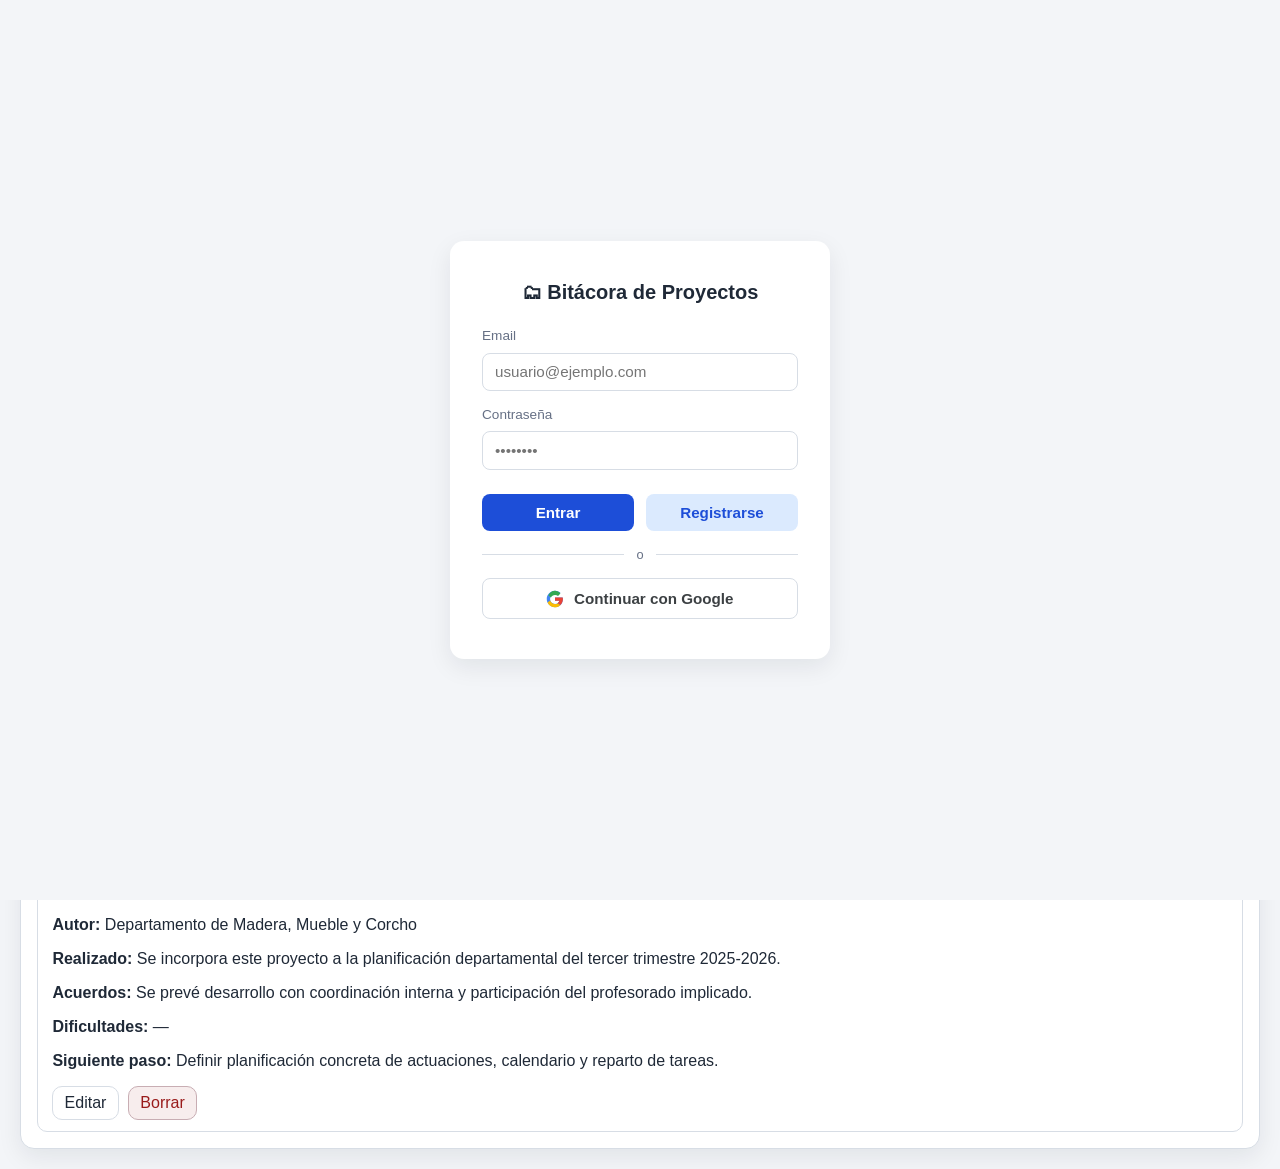
<file: index.html>
<!DOCTYPE html>
<html lang="es">
<head>
  <meta charset="UTF-8" />
  <meta name="viewport" content="width=device-width, initial-scale=1.0, viewport-fit=cover" />
  <meta name="theme-color" content="#1d4ed8" />
  <meta name="description" content="Bitácora interna para seguimiento de proyectos, avances, tareas, documentos y memoria global." />
  <title>Bitácora de Proyectos</title>
  <link rel="manifest" href="./manifest.json" />
  <link rel="icon" href="./icons/icon.svg" type="image/svg+xml" />
  <link rel="apple-touch-icon" href="./icons/icon-192.png" />
  <meta name="apple-mobile-web-app-capable" content="yes" />
  <meta name="apple-mobile-web-app-status-bar-style" content="black-translucent" />
  <meta name="apple-mobile-web-app-title" content="Bitácora" />
  <link rel="stylesheet" href="./styles.css" />
  <style>
    /* ── Login overlay ── */
    #login-overlay {
      position: fixed; inset: 0; z-index: 9999;
      background: var(--bg, #f3f5f8);
      display: flex; align-items: center; justify-content: center;
    }
    #login-overlay.hidden { display: none; }
    .login-box {
      background: var(--card, #fff);
      border-radius: var(--radius, 14px);
      box-shadow: var(--shadow, 0 8px 24px rgba(15,23,42,.08));
      padding: 2.5rem 2rem;
      width: 100%; max-width: 380px;
    }
    .login-box h2 {
      margin: 0 0 1.5rem;
      font-size: 1.25rem;
      color: var(--text, #1f2937);
      text-align: center;
    }
    .login-box label {
      display: block;
      font-size: .85rem;
      color: var(--muted, #667085);
      margin-bottom: .25rem;
    }
    .login-box input[type="email"],
    .login-box input[type="password"] {
      width: 100%; box-sizing: border-box;
      padding: .6rem .75rem;
      border: 1px solid var(--line, #d7dde5);
      border-radius: 8px;
      font-size: .95rem;
      color: var(--text);
      background: var(--surface, #fff);
      margin-bottom: 1rem;
    }
    .login-box input:focus {
      outline: 2px solid var(--primary, #1d4ed8);
      outline-offset: -1px;
    }
    .login-actions {
      display: flex; gap: .75rem; margin-top: .5rem;
    }
    .login-actions button {
      flex: 1; padding: .65rem;
      border: none; border-radius: 8px;
      font-size: .95rem; cursor: pointer;
      font-weight: 600;
    }
    #login-btn {
      background: var(--primary, #1d4ed8);
      color: #fff;
    }
    #login-btn:hover { filter: brightness(1.1); }
    #signup-btn {
      background: var(--primary-soft, #dbeafe);
      color: var(--primary, #1d4ed8);
    }
    #signup-btn:hover { filter: brightness(.95); }
    .login-divider {
      display: flex; align-items: center; gap: .75rem;
      margin: 1rem 0;
      color: var(--muted, #667085);
      font-size: .8rem;
    }
    .login-divider::before, .login-divider::after {
      content: ''; flex: 1;
      height: 1px; background: var(--line, #d7dde5);
    }
    #google-btn {
      width: 100%; padding: .65rem;
      border: 1px solid var(--line, #d7dde5);
      border-radius: 8px;
      background: #fff;
      color: #3c4043;
      font-size: .95rem;
      font-weight: 600;
      cursor: pointer;
      display: flex; align-items: center; justify-content: center; gap: .6rem;
    }
    #google-btn:hover { background: #f5f5f5; }
    #login-error {
      display: none;
      margin-top: .75rem;
      padding: .5rem .75rem;
      background: #fee2e2;
      color: #991b1b;
      border-radius: 8px;
      font-size: .85rem;
    }
    #login-info {
      display: none;
      margin-top: .75rem;
      padding: .5rem .75rem;
      background: #dcfce7;
      color: #166534;
      border-radius: 8px;
      font-size: .85rem;
    }
    /* ── Botón cerrar sesión ── */
    #logout-btn {
      font-size: .8rem;
      padding: .35rem .75rem;
      border: 1px solid var(--line, #d7dde5);
      border-radius: 8px;
      background: transparent;
      color: var(--muted, #667085);
      cursor: pointer;
    }
    #logout-btn:hover {
      background: var(--primary-soft, #dbeafe);
      color: var(--primary, #1d4ed8);
    }
  </style>
  <style>
    /* Ocultar secciones del proyecto que no se necesitan */
    #accordion-body-tasks,
    #accordion-body-docs,
    #accordion-body-report,
    #project-closing-card,
    section.card:has(#accordion-body-tasks),
    section.card:has(#accordion-body-docs),
    section.card:has(#accordion-body-report) {
      display: none !important;
    }
    /* En vista global, ocultar todo lo que no sea el informe */
    .layout--full #project-section,
    .layout--full #sidebar,
    #global-view .global-stats-grid,
    #global-view .data-management-panel,
    #global-view .import-preview-panel {
      display: none !important;
    }
  </style>
</head>
<body>

  <!-- ── LOGIN OVERLAY ── -->
  <div id="login-overlay">
    <div class="login-box">
      <h2>🗂 Bitácora de Proyectos</h2>
      <label for="login-email">Email</label>
      <input type="email" id="login-email" placeholder="usuario@ejemplo.com" autocomplete="email" />
      <label for="login-password">Contraseña</label>
      <input type="password" id="login-password" placeholder="••••••••" autocomplete="current-password" />
      <div class="login-actions">
        <button id="login-btn">Entrar</button>
        <button id="signup-btn">Registrarse</button>
      </div>
      <div id="login-error"></div>
      <div id="login-info"></div>
      <div class="login-divider">o</div>
      <button id="google-btn">
        <svg width="18" height="18" viewBox="0 0 48 48"><path fill="#4285F4" d="M44.5 20H24v8.5h11.8C34.7 33.9 30.1 37 24 37c-7.2 0-13-5.8-13-13s5.8-13 13-13c3.1 0 5.9 1.1 8.1 2.9l6.4-6.4C34.6 4.1 29.6 2 24 2 11.8 2 2 11.8 2 24s9.8 22 22 22c11 0 21-8 21-22 0-1.3-.2-2.7-.5-4z"/><path fill="#34A853" d="M6.3 14.7l7 5.1C15 16.1 19.1 13 24 13c3.1 0 5.9 1.1 8.1 2.9l6.4-6.4C34.6 4.1 29.6 2 24 2 16.3 2 9.7 7.4 6.3 14.7z"/><path fill="#FBBC05" d="M24 46c5.9 0 10.9-2 14.5-5.4l-6.7-5.5C29.8 36.7 27 37.5 24 37.5c-6 0-11.1-4-12.9-9.6l-7 5.4C7.5 41.5 15.2 46 24 46z"/><path fill="#EA4335" d="M44.5 20H24v8.5h11.8c-.8 2.4-2.4 4.5-4.5 6.1l6.7 5.5C42 36.8 45 31 45 24c0-1.3-.2-2.7-.5-4z"/></svg>
        Continuar con Google
      </button>
    </div>
  </div>

  <header class="app-header">
    <div class="app-header__intro">
      <h1>Bitácora de Proyectos</h1>
    </div>
    <div class="header-stats">
      <span class="header-stat header-stat--borrador">
        <strong id="stat-draft-projects">0</strong>
        <span>borrador</span>
      </span>
      <span class="header-stat header-stat--active">
        <strong id="stat-active-projects">0</strong>
        <span>activos</span>
      </span>
      <span class="header-stat header-stat--pausa">
        <strong id="stat-paused-projects">0</strong>
        <span>pausa</span>
      </span>
      <span class="header-stat header-stat--closed">
        <strong id="stat-closed-projects">0</strong>
        <span>cerrados</span>
      </span>
    </div>
    <!-- IDs requeridos por app.js -->
    <span id="stat-pending-tasks" style="display:none"></span>
    <div class="app-header__tools">
      <div class="actions header-actions">
        <button id="install-app-btn" class="hidden">Instalar app</button>
      </div>
      <button id="logout-btn" title="Cerrar sesión">Salir</button>
      <span id="sync-indicator" class="sync-indicator" data-status="ok" title="Sincronizado">&#9679;</span>
      <button id="theme-toggle-btn" class="theme-toggle-btn" aria-label="Cambiar tema" title="Cambiar tema">
        <svg id="theme-icon-sun" width="20" height="20" viewBox="0 0 24 24" fill="none" stroke="currentColor" stroke-width="2" stroke-linecap="round" stroke-linejoin="round">
          <circle cx="12" cy="12" r="5"/><line x1="12" y1="1" x2="12" y2="3"/><line x1="12" y1="21" x2="12" y2="23"/><line x1="4.22" y1="4.22" x2="5.64" y2="5.64"/><line x1="18.36" y1="18.36" x2="19.78" y2="19.78"/><line x1="1" y1="12" x2="3" y2="12"/><line x1="21" y1="12" x2="23" y2="12"/><line x1="4.22" y1="19.78" x2="5.64" y2="18.36"/><line x1="18.36" y1="5.64" x2="19.78" y2="4.22"/>
        </svg>
        <svg id="theme-icon-moon" width="20" height="20" viewBox="0 0 24 24" fill="none" stroke="currentColor" stroke-width="2" stroke-linecap="round" stroke-linejoin="round" style="display:none">
          <path d="M21 12.79A9 9 0 1 1 11.21 3 7 7 0 0 0 21 12.79z"/>
        </svg>
      </button>
    </div>
  </header>

  <!-- Barra de proyectos con dropdown y acciones principales -->
  <div class="projects-topbar" id="projects-topbar">
    <div class="projects-topbar__left">
      <button class="projects-dropdown-btn" id="projects-dropdown-btn" aria-expanded="false" aria-controls="projects-dropdown-panel">
        <svg width="16" height="16" viewBox="0 0 24 24" fill="none" stroke="currentColor" stroke-width="2.2" stroke-linecap="round" stroke-linejoin="round"><rect x="3" y="3" width="7" height="7"/><rect x="14" y="3" width="7" height="7"/><rect x="3" y="14" width="7" height="7"/><rect x="14" y="14" width="7" height="7"/></svg>
        Proyectos
        <svg class="dropdown-chevron" width="14" height="14" viewBox="0 0 24 24" fill="none" stroke="currentColor" stroke-width="2.5" stroke-linecap="round" stroke-linejoin="round"><polyline points="6 9 12 15 18 9"/></svg>
      </button>
      <div class="projects-dropdown-panel" id="projects-dropdown-panel" hidden>
        <div id="project-list" class="project-list"></div>
      </div>
    </div>
    <div class="projects-topbar__actions">
      <button id="show-global-view-btn">Memoria global</button>
      <button id="backup-btn">Backup</button>
      <button id="restore-btn">Restaurar</button>
      <input id="restore-input" type="file" accept="application/json,.json" style="position:absolute;width:1px;height:1px;opacity:0;pointer-events:none;" />
      <button id="new-project-btn" class="primary">+ Nuevo proyecto</button>
    </div>
  </div>

  <!-- Sidebar oculto — IDs requeridos por app.js -->
  <aside id="sidebar" class="sidebar card" aria-hidden="true" style="display:none!important">
    <button id="sidebar-toggle-btn" style="display:none"></button>
    <button id="sidebar-close-btn" style="display:none"></button>
    <div id="recent-progress-section">
      <button id="recent-progress-toggle" aria-expanded="false">
        <svg id="recent-progress-chevron" class="chevron" width="16" height="16" viewBox="0 0 24 24" fill="none" stroke="currentColor" stroke-width="2.5" stroke-linecap="round" stroke-linejoin="round"><polyline points="18 15 12 9 6 15"/></svg>
      </button>
      <div id="recent-progress-list"></div>
    </div>
  </aside>

  <main class="layout">

    <section class="content">
      <button id="show-project-view-btn" class="hidden" aria-hidden="true"></button>

      <div id="project-section">
        <div id="empty-state" class="card empty-state">
          <h2>Sin proyecto seleccionado</h2>
          <p>Crea un proyecto nuevo o selecciona uno de la lista para ver su ficha completa.</p>
        </div>

        <div id="project-view" class="hidden">
          <section class="card project-summary">
            <div class="project-summary__head">
              <div>
                <h2 id="project-title"></h2>
                <p id="project-meta" class="muted"></p>
              </div>
              <div class="actions">
                <button id="edit-project-btn">Editar ficha</button>
                <select id="project-status-select" aria-label="Cambiar estado"></select>
              </div>
            </div>
            <div class="accordion-section" id="accordion-ficha">
              <button class="accordion-toggle" aria-expanded="false" data-target="accordion-body-ficha">
                <span>Descripción y detalles</span>
                <svg class="chevron" width="16" height="16" viewBox="0 0 24 24" fill="none" stroke="currentColor" stroke-width="2.5" stroke-linecap="round" stroke-linejoin="round"><polyline points="6 9 12 15 18 9"/></svg>
              </button>
              <div class="accordion-body" id="accordion-body-ficha" hidden>
                <div class="project-grid">
                  <div>
                    <h3>Descripción breve</h3>
                    <p id="project-description"></p>
                  </div>
                  <div>
                    <h3>Objetivo</h3>
                    <p id="project-goal"></p>
                  </div>
                  <div>
                    <h3>Participantes</h3>
                    <p id="project-participants"></p>
                  </div>
                  <div>
                    <h3>Observaciones</h3>
                    <p id="project-notes"></p>
                  </div>
                </div>
              </div>
            </div>
          </section>

          <section class="card project-diary-card">
            <div class="section-head project-diary-head">
              <div>
                <p class="section-kicker">Seguimiento del proyecto</p>
                <h3>Diario de participantes</h3>
              </div>
              <div class="actions project-diary-actions">
                <span id="participant-diary-count" class="badge info-badge">0 entradas</span>
                <button data-open-form="participantDiary">Añadir entrada</button>
              </div>
            </div>
            <div class="accordion-section" id="accordion-diary">
              <button class="accordion-toggle" aria-expanded="true" data-target="accordion-body-diary">
                <span>Ver entradas y filtros</span>
                <svg class="chevron chevron--up" width="16" height="16" viewBox="0 0 24 24" fill="none" stroke="currentColor" stroke-width="2.5" stroke-linecap="round" stroke-linejoin="round"><polyline points="6 9 12 15 18 9"/></svg>
              </button>
              <div class="accordion-body" id="accordion-body-diary">
                <div class="inline-filters" aria-label="Filtros del diario de participantes">
                  <label>Participante
                    <select id="participant-diary-filter-participant">
                      <option value="">Todos</option>
                    </select>
                  </label>
                  <label>Tipo de entrada
                    <select id="participant-diary-filter-type">
                      <option value="">Todos</option>
                    </select>
                  </label>
                  <label>Desde
                    <input id="participant-diary-filter-from" type="date" />
                  </label>
                  <label>Hasta
                    <input id="participant-diary-filter-to" type="date" />
                  </label>
                  <button id="participant-diary-clear-filters-btn" type="button">Limpiar filtros</button>
                </div>
                <div id="participant-diary-list" class="stack-list"></div>
              </div>
            </div>
          </section>

          <section class="card">
            <div class="accordion-section">
              <button class="accordion-toggle" aria-expanded="true" data-target="accordion-body-progress">
                <h3>Registro de avances</h3>
                <div class="accordion-toggle-actions">
                  <button class="btn-inline" data-open-form="progress" onclick="event.stopPropagation()">+ Añadir</button>
                  <svg class="chevron chevron--up" width="16" height="16" viewBox="0 0 24 24" fill="none" stroke="currentColor" stroke-width="2.5" stroke-linecap="round" stroke-linejoin="round"><polyline points="6 9 12 15 18 9"/></svg>
                </div>
              </button>
              <div class="accordion-body" id="accordion-body-progress">
                <div id="progress-list" class="stack-list"></div>
              </div>
            </div>
          </section>

          <section class="card">
            <div class="accordion-section">
              <button class="accordion-toggle" aria-expanded="false" data-target="accordion-body-tasks">
                <h3>Tareas</h3>
                <div class="accordion-toggle-actions">
                  <button class="btn-inline" data-open-form="tasks" onclick="event.stopPropagation()">+ Añadir</button>
                  <svg class="chevron" width="16" height="16" viewBox="0 0 24 24" fill="none" stroke="currentColor" stroke-width="2.5" stroke-linecap="round" stroke-linejoin="round"><polyline points="6 9 12 15 18 9"/></svg>
                </div>
              </button>
              <div class="accordion-body" id="accordion-body-tasks" hidden>
                <div id="tasks-list" class="stack-list"></div>
              </div>
            </div>
          </section>

          <section class="card">
            <div class="accordion-section">
              <button class="accordion-toggle" aria-expanded="false" data-target="accordion-body-docs">
                <h3>Documentos y enlaces</h3>
                <div class="accordion-toggle-actions">
                  <button class="btn-inline" data-open-form="documents" onclick="event.stopPropagation()">+ Añadir</button>
                  <svg class="chevron" width="16" height="16" viewBox="0 0 24 24" fill="none" stroke="currentColor" stroke-width="2.5" stroke-linecap="round" stroke-linejoin="round"><polyline points="6 9 12 15 18 9"/></svg>
                </div>
              </button>
              <div class="accordion-body" id="accordion-body-docs" hidden>
                <div id="documents-list" class="stack-list"></div>
              </div>
            </div>
          </section>

          <section id="project-closing-card" class="card closing-card">
            <div class="accordion-section">
              <button class="accordion-toggle" aria-expanded="false" data-target="accordion-body-closing">
                <div class="accordion-toggle-title">
                  <p class="section-kicker">Fase final y documentación</p>
                  <h3>Cierre del proyecto</h3>
                </div>
                <div class="accordion-toggle-actions">
                  <span id="closing-status-badge" class="badge info-badge">Cierre opcional</span>
                  <svg class="chevron" width="16" height="16" viewBox="0 0 24 24" fill="none" stroke="currentColor" stroke-width="2.5" stroke-linecap="round" stroke-linejoin="round"><polyline points="6 9 12 15 18 9"/></svg>
                </div>
              </button>
              <div class="accordion-body" id="accordion-body-closing" hidden>
                <p id="closing-helper-text" class="muted" style="margin:0 0 0.75rem"></p>
                <div class="actions closing-actions" style="margin-bottom:1rem">
                  <button id="edit-closing-btn" data-open-form="closing">Completar cierre</button>
                </div>
                <div id="closing-summary" class="closing-summary"></div>
              </div>
            </div>
          </section>

          <section class="card">
            <div class="accordion-section">
              <button class="accordion-toggle" aria-expanded="false" data-target="accordion-body-report">
                <h3>Memoria final</h3>
                <svg class="chevron" width="16" height="16" viewBox="0 0 24 24" fill="none" stroke="currentColor" stroke-width="2.5" stroke-linecap="round" stroke-linejoin="round"><polyline points="6 9 12 15 18 9"/></svg>
              </button>
              <div class="accordion-body" id="accordion-body-report" hidden>
                <div class="actions" style="flex-wrap:wrap;margin-bottom:0.75rem">
                  <button id="copy-report-btn">Copiar borrador</button>
                  <button id="export-project-report-txt-btn">Exportar TXT</button>
                  <button id="export-project-report-md-btn">Exportar MD</button>
                  <button id="export-project-btn">Exportar JSON</button>
                  <button id="generate-report-btn">Regenerar borrador</button>
                </div>
                <textarea id="report-output" rows="18" readonly></textarea>
                <p id="report-feedback" class="muted feedback"></p>
              </div>
            </div>
          </section>
        </div>
      </div>

      <section id="global-view" class="card hidden">
        <div class="section-head global-head">
          <div>
            <h2>Memoria global</h2>
            <p class="muted">Informe automático de los proyectos activos.</p>
          </div>
          <div class="actions">
            <button id="back-to-project-btn">← Volver a proyectos</button>
            <button id="copy-global-report-btn">Copiar</button>
            <button id="export-global-report-txt-btn">Exportar TXT</button>
            <button id="export-global-report-md-btn">Exportar MD</button>
          </div>
        </div>

        <!-- elementos ocultos requeridos por app.js -->
        <div class="hidden" aria-hidden="true">
          <button id="generate-global-report-btn"></button>
          <button id="export-global-btn"></button>
          <button id="export-backup-btn"></button>
          <button id="import-backup-btn"></button>
          <input id="import-backup-input" type="file" accept="application/json,.json" />
          <div id="import-preview-panel">
            <p id="import-preview-summary"></p>
            <button id="confirm-import-btn"></button>
            <button id="replace-all-import-btn"></button>
            <button id="cancel-import-preview-btn"></button>
            <strong id="import-preview-projects"></strong>
            <strong id="import-preview-progress"></strong>
            <strong id="import-preview-tasks"></strong>
            <strong id="import-preview-documents"></strong>
            <strong id="import-compare-new-projects"></strong>
            <strong id="import-compare-existing-projects"></strong>
            <strong id="import-compare-duplicate-projects"></strong>
            <strong id="import-compare-changed-projects"></strong>
            <div id="import-compare-summary"></div>
            <div id="import-merge-panel">
              <p id="import-merge-hint"></p>
              <button id="import-merge-use-imported-btn"></button>
              <div id="import-merge-list"></div>
            </div>
            <div id="import-preview-list"></div>
            <p id="import-preview-warning"></p>
          </div>
        </div>

        <textarea id="global-report-output" rows="30" readonly></textarea>
        <p id="global-report-feedback" class="muted feedback"></p>
      </section>
    </section>
  </main>

  <dialog id="project-dialog">
    <form id="project-form" method="dialog" class="form-grid">
      <h2 id="project-form-title">Nuevo proyecto</h2>
      <input type="hidden" id="project-id" />

      <label>Título
        <input id="title" required />
      </label>
      <label>Curso / ámbito
        <input id="scope" />
      </label>
      <label>Responsable principal
        <input id="owner" />
      </label>
      <label>Participantes
        <input id="participants" placeholder="Separados por comas" />
      </label>
      <label>Fecha de inicio
        <input id="startDate" type="date" />
      </label>
      <label>Fecha prevista de cierre
        <input id="endDate" type="date" />
      </label>
      <label>Estado
        <select id="status"></select>
      </label>
      <label class="full">Descripción breve
        <textarea id="summary" rows="3"></textarea>
      </label>
      <label class="full">Objetivo
        <textarea id="goal" rows="3"></textarea>
      </label>
      <label class="full">Observaciones generales
        <textarea id="generalNotes" rows="3"></textarea>
      </label>

      <menu class="dialog-actions full">
        <button type="button" data-close-dialog="project-dialog">Cancelar</button>
        <button class="primary" type="submit">Guardar proyecto</button>
      </menu>
    </form>
  </dialog>

  <dialog id="entry-dialog">
    <form id="entry-form" method="dialog" class="form-grid">
      <h2 id="entry-form-title">Nuevo registro</h2>
      <input type="hidden" id="entry-kind" />
      <input type="hidden" id="entry-project-id" />
      <input type="hidden" id="entry-id" />

      <div id="entry-fields" class="full dynamic-fields"></div>

      <menu class="dialog-actions full">
        <button type="button" data-close-dialog="entry-dialog">Cancelar</button>
        <button class="primary" type="submit">Guardar</button>
      </menu>
    </form>
  </dialog>

  <template id="progress-fields-template">
    <label>Fecha
      <input name="date" type="date" required />
    </label>
    <label>Autor
      <input name="author" required />
    </label>
    <label>Tipo de avance
      <select name="type"></select>
    </label>
    <label class="full">Descripción de lo realizado
      <textarea name="done" rows="3" required></textarea>
    </label>
    <label class="full">Acuerdos
      <textarea name="agreements" rows="2"></textarea>
    </label>
    <label class="full">Dificultades
      <textarea name="difficulties" rows="2"></textarea>
    </label>
    <label class="full">Siguiente paso
      <textarea name="nextStep" rows="2"></textarea>
    </label>
  </template>

  <template id="task-fields-template">
    <label>Título
      <input name="title" required />
    </label>
    <label>Responsable
      <input name="owner" />
    </label>
    <label>Fecha prevista
      <input name="dueDate" type="date" />
    </label>
    <label>Estado
      <select name="status"></select>
    </label>
    <label>Prioridad
      <select name="priority"></select>
    </label>
    <label class="full">Notas
      <textarea name="notes" rows="3"></textarea>
    </label>
  </template>

  <template id="document-fields-template">
    <label>Nombre
      <input name="name" required />
    </label>
    <label>Tipo
      <select name="type"></select>
    </label>
    <label>Enlace
      <input name="url" type="url" placeholder="https://..." />
    </label>
    <label>Fecha
      <input name="date" type="date" />
    </label>
    <label class="full">Descripción breve
      <textarea name="description" rows="3"></textarea>
    </label>
  </template>

  <template id="participant-diary-fields-template">
    <label>Fecha
      <input name="date" type="date" required />
    </label>
    <label>Participante
      <input name="participant" required />
    </label>
    <label>Tipo de entrada
      <select name="type"></select>
    </label>
    <label>Ubicación
      <input name="location" placeholder="Ej: Taller 7, Aula 24, Sala de reuniones…" />
    </label>
    <label class="full">Qué hizo
      <textarea name="whatDid" rows="3" required></textarea>
    </label>
    <label class="full">Observaciones
      <textarea name="observations" rows="2"></textarea>
    </label>
    <label class="full">Dificultades
      <textarea name="difficulties" rows="2"></textarea>
    </label>
    <label class="full">Siguiente paso
      <textarea name="nextStep" rows="2"></textarea>
    </label>
  </template>

  <template id="closing-fields-template">
    <label>Fecha de cierre
      <input name="closeDate" type="date" />
    </label>
    <label>Valoración final
      <input name="finalAssessment" placeholder="Breve síntesis final" />
    </label>
    <label class="full">Resultados alcanzados
      <textarea name="achievedResults" rows="3"></textarea>
    </label>
    <label class="full">Dificultades encontradas
      <textarea name="difficultiesFound" rows="3"></textarea>
    </label>
    <label class="full">Propuestas de mejora
      <textarea name="improvementProposals" rows="3"></textarea>
    </label>
    <label class="full">Observaciones finales
      <textarea name="finalNotes" rows="3"></textarea>
    </label>
  </template>

  <script src="./supabase.js"></script>
  <script src="./app.js"></script>
</body>
</html>
</file>
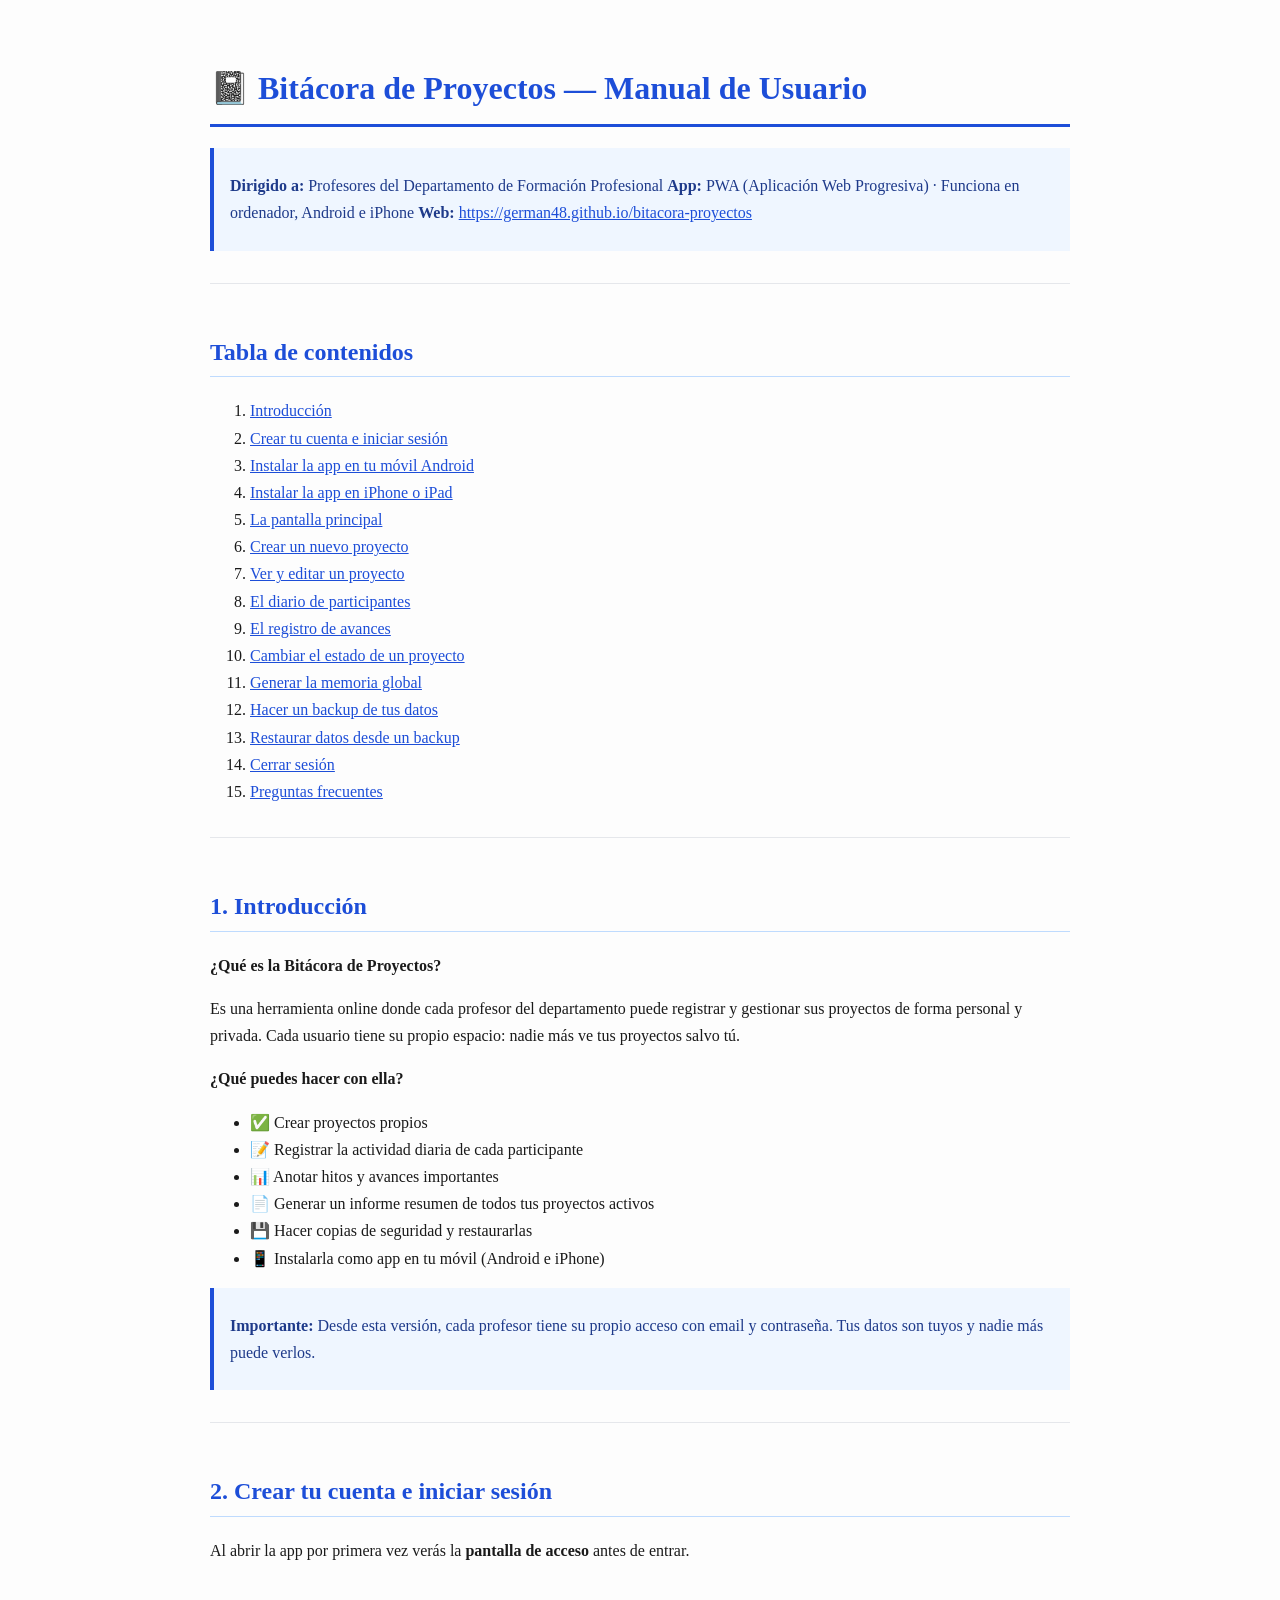
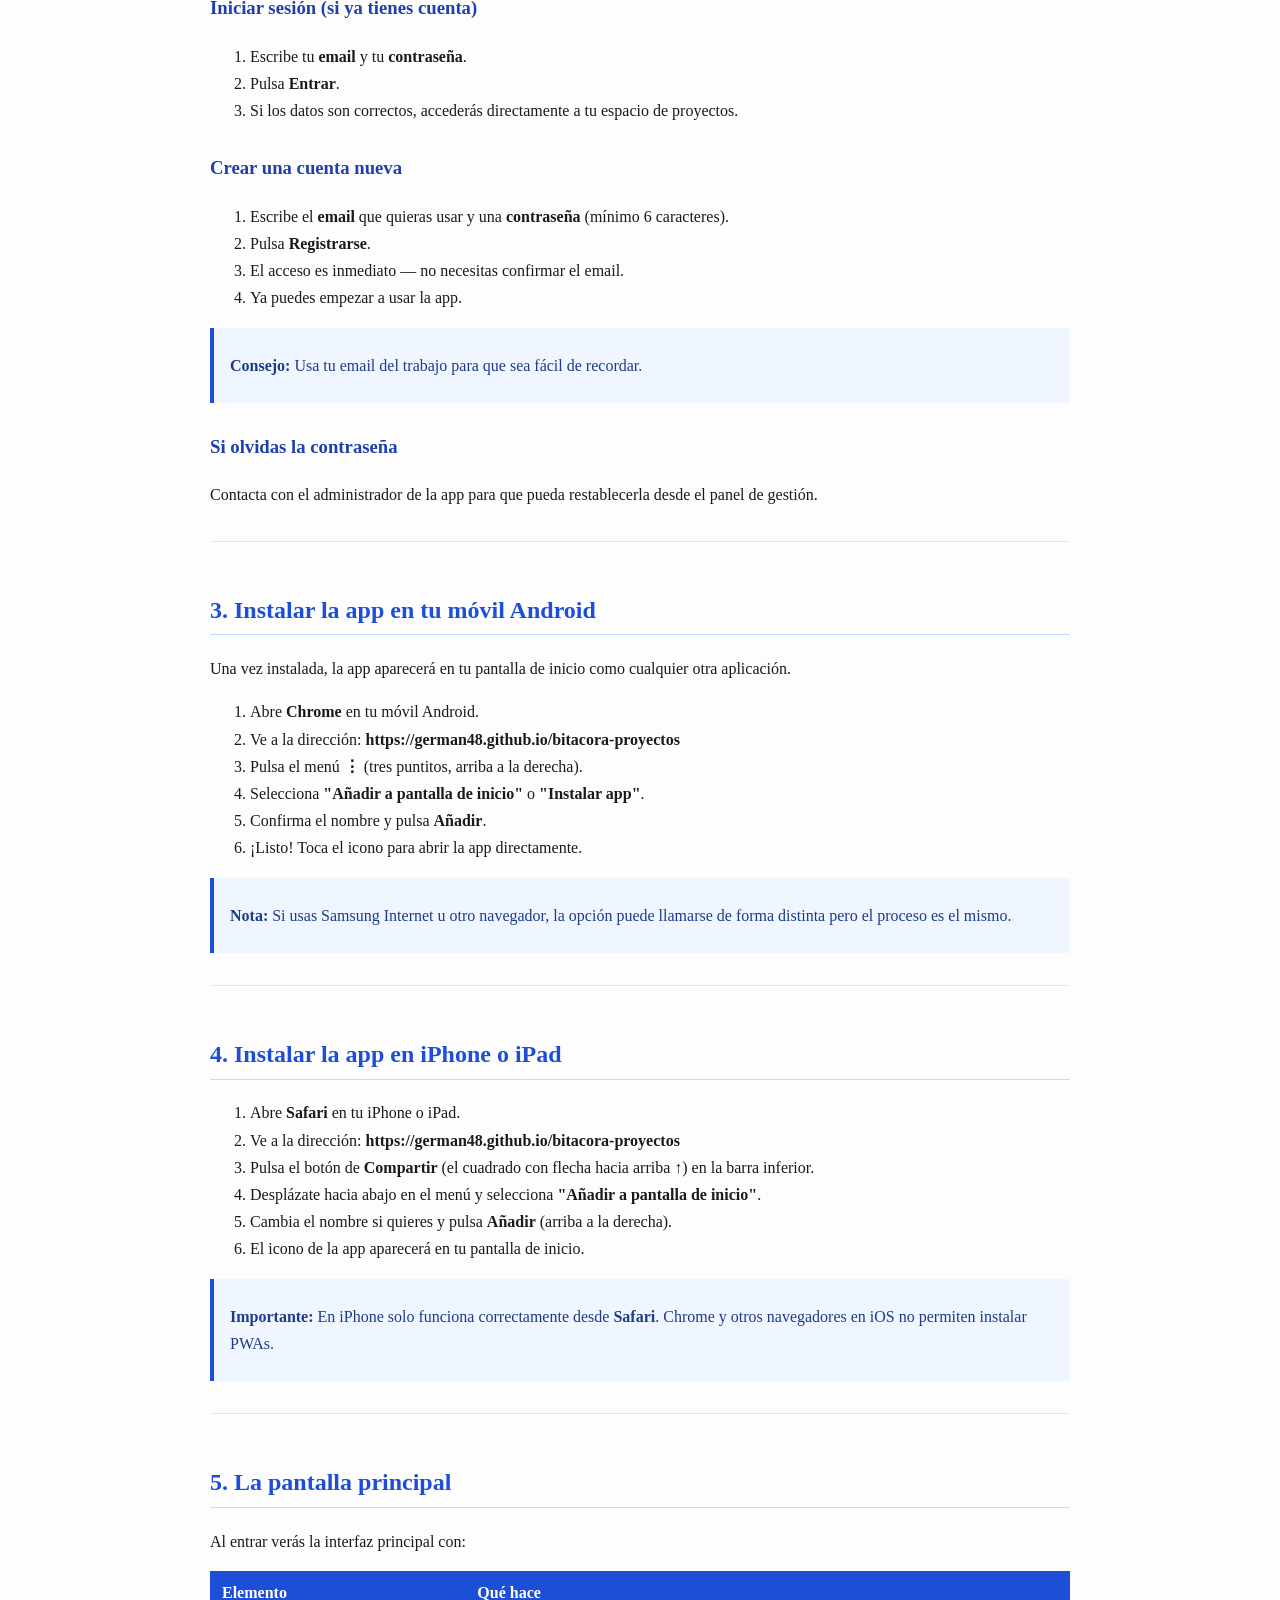
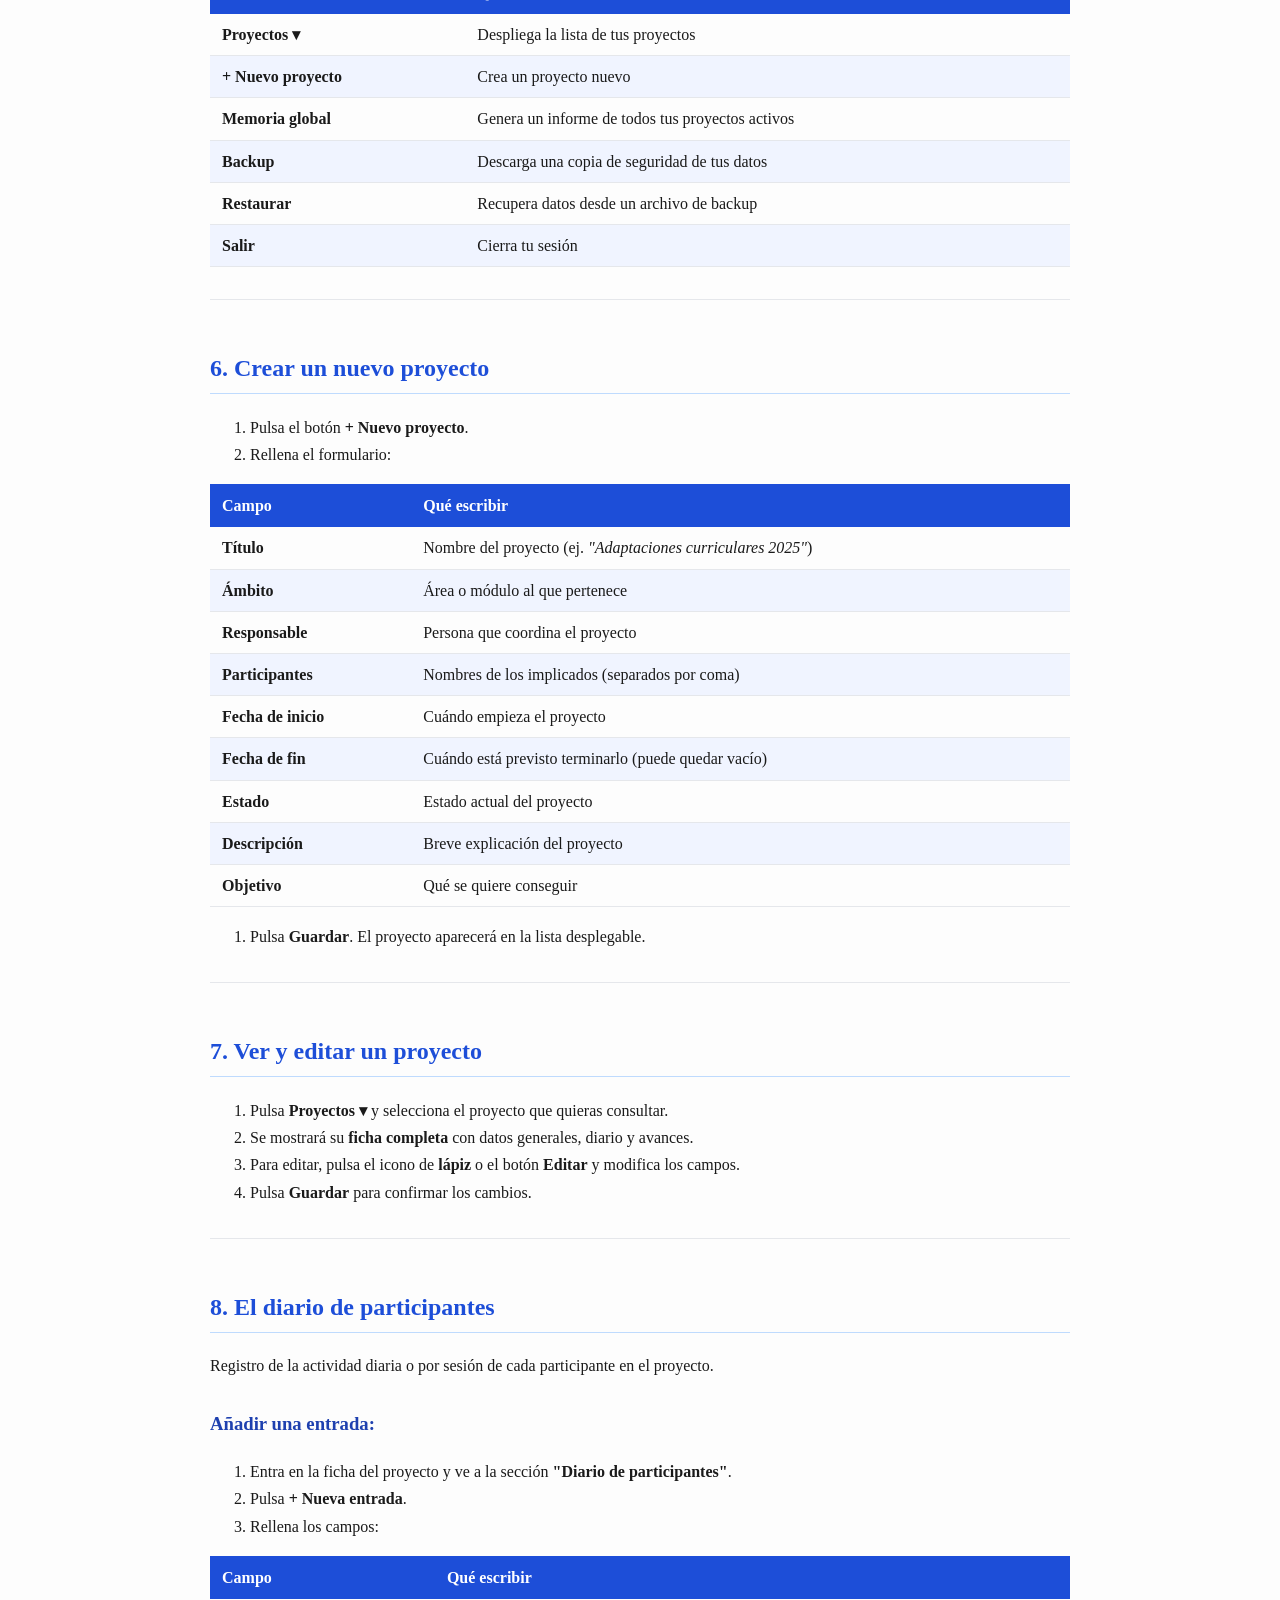
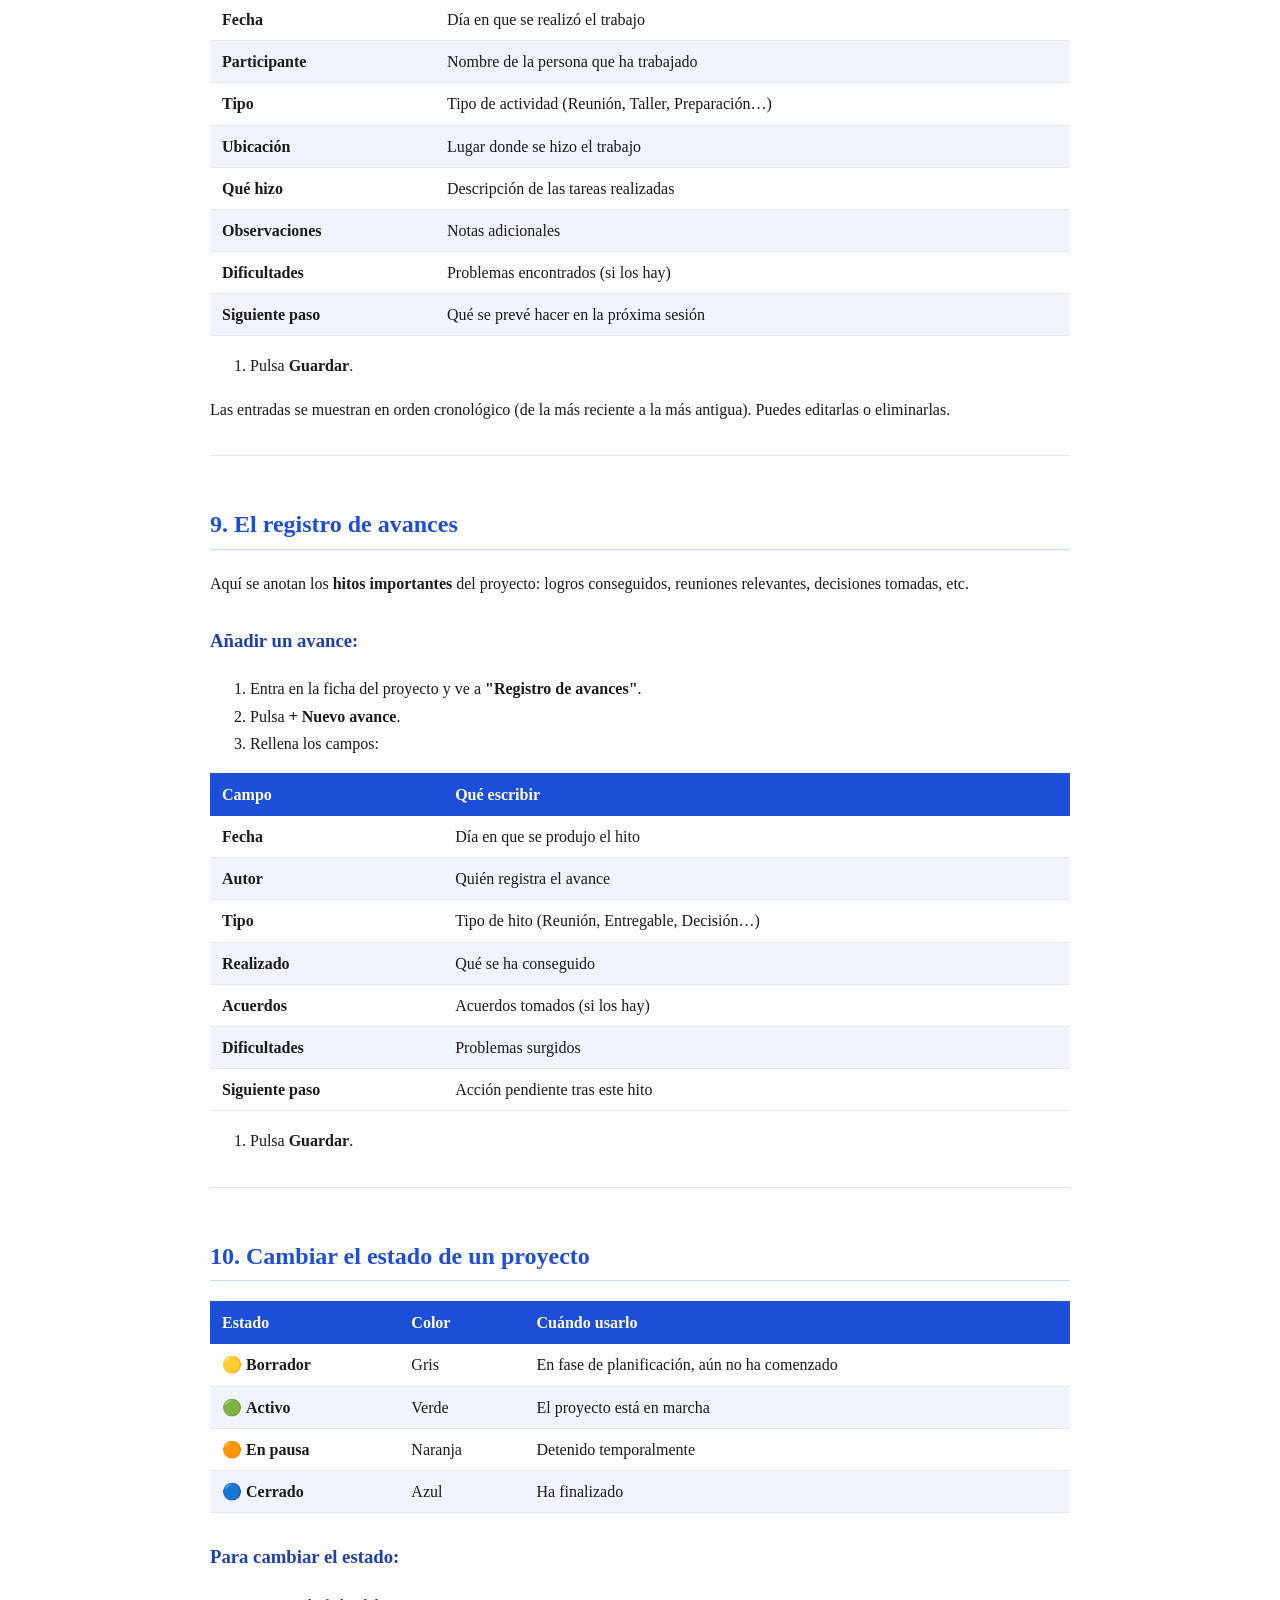
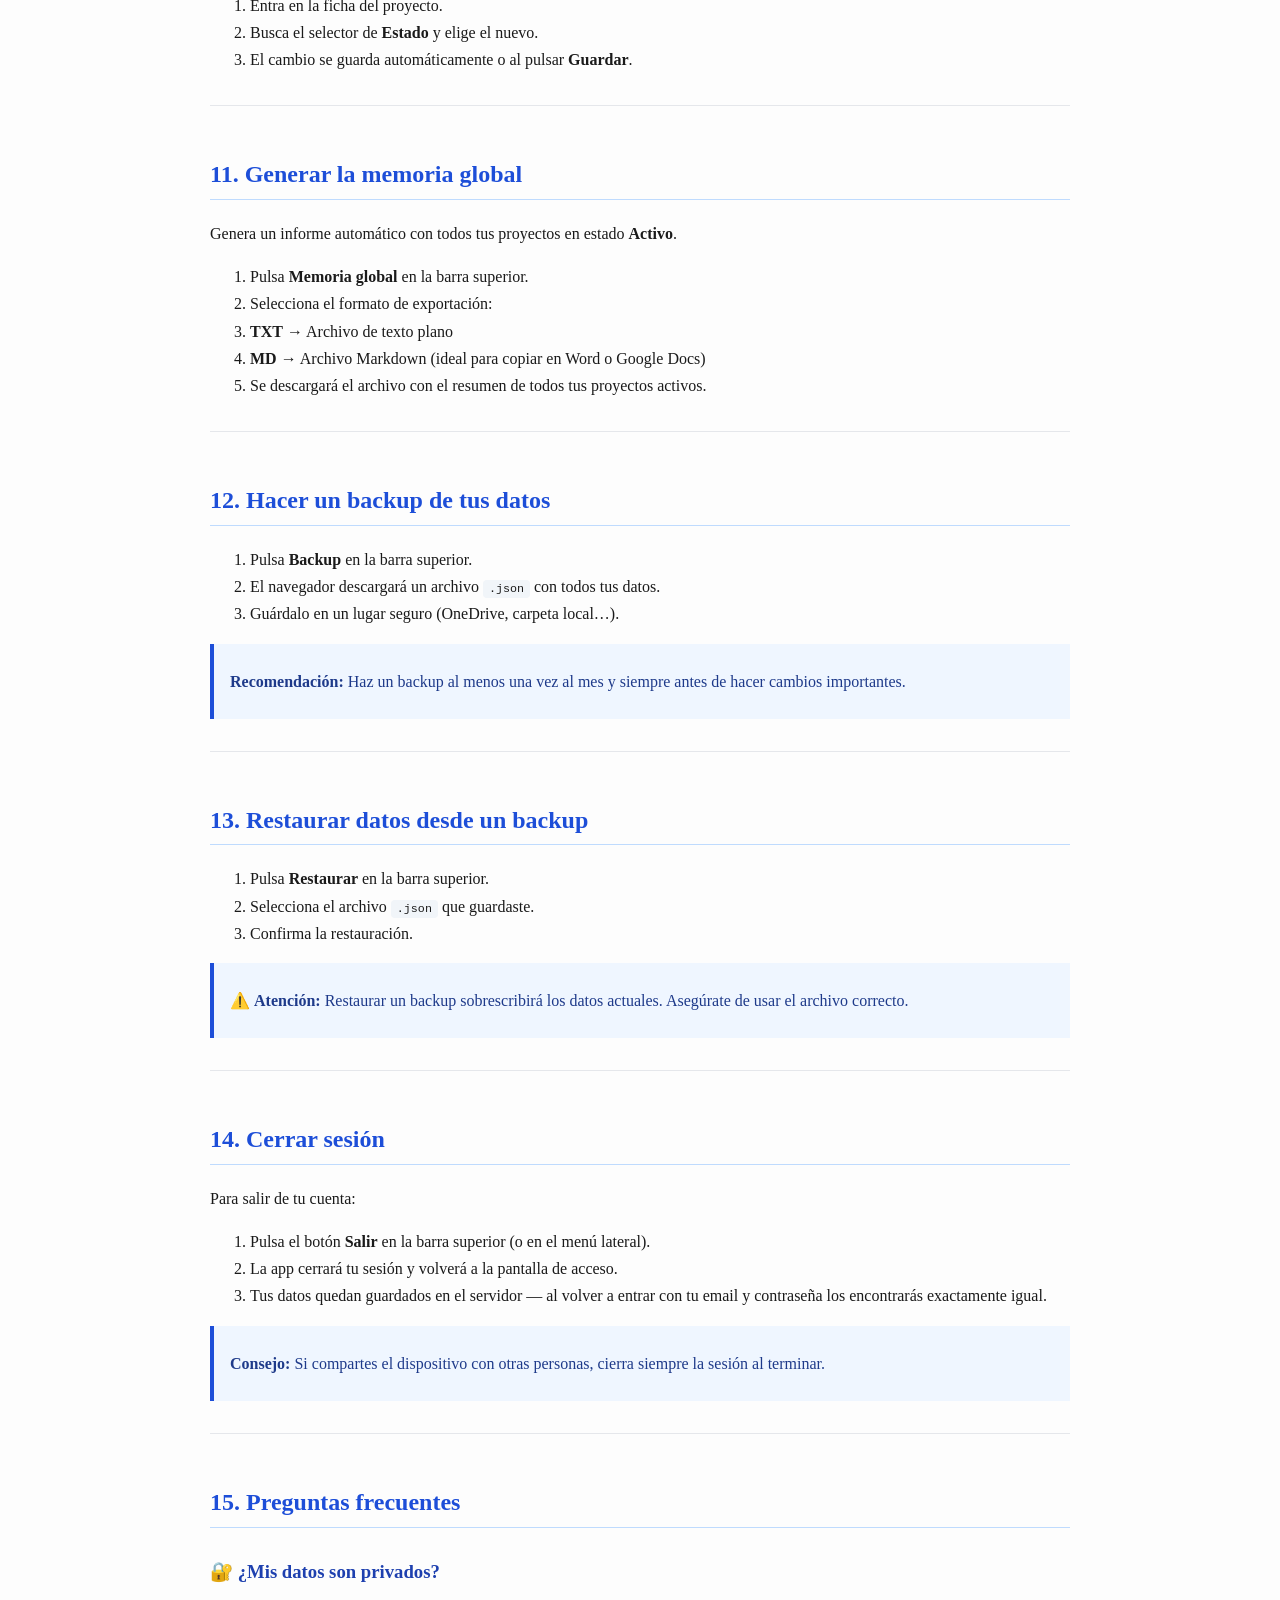
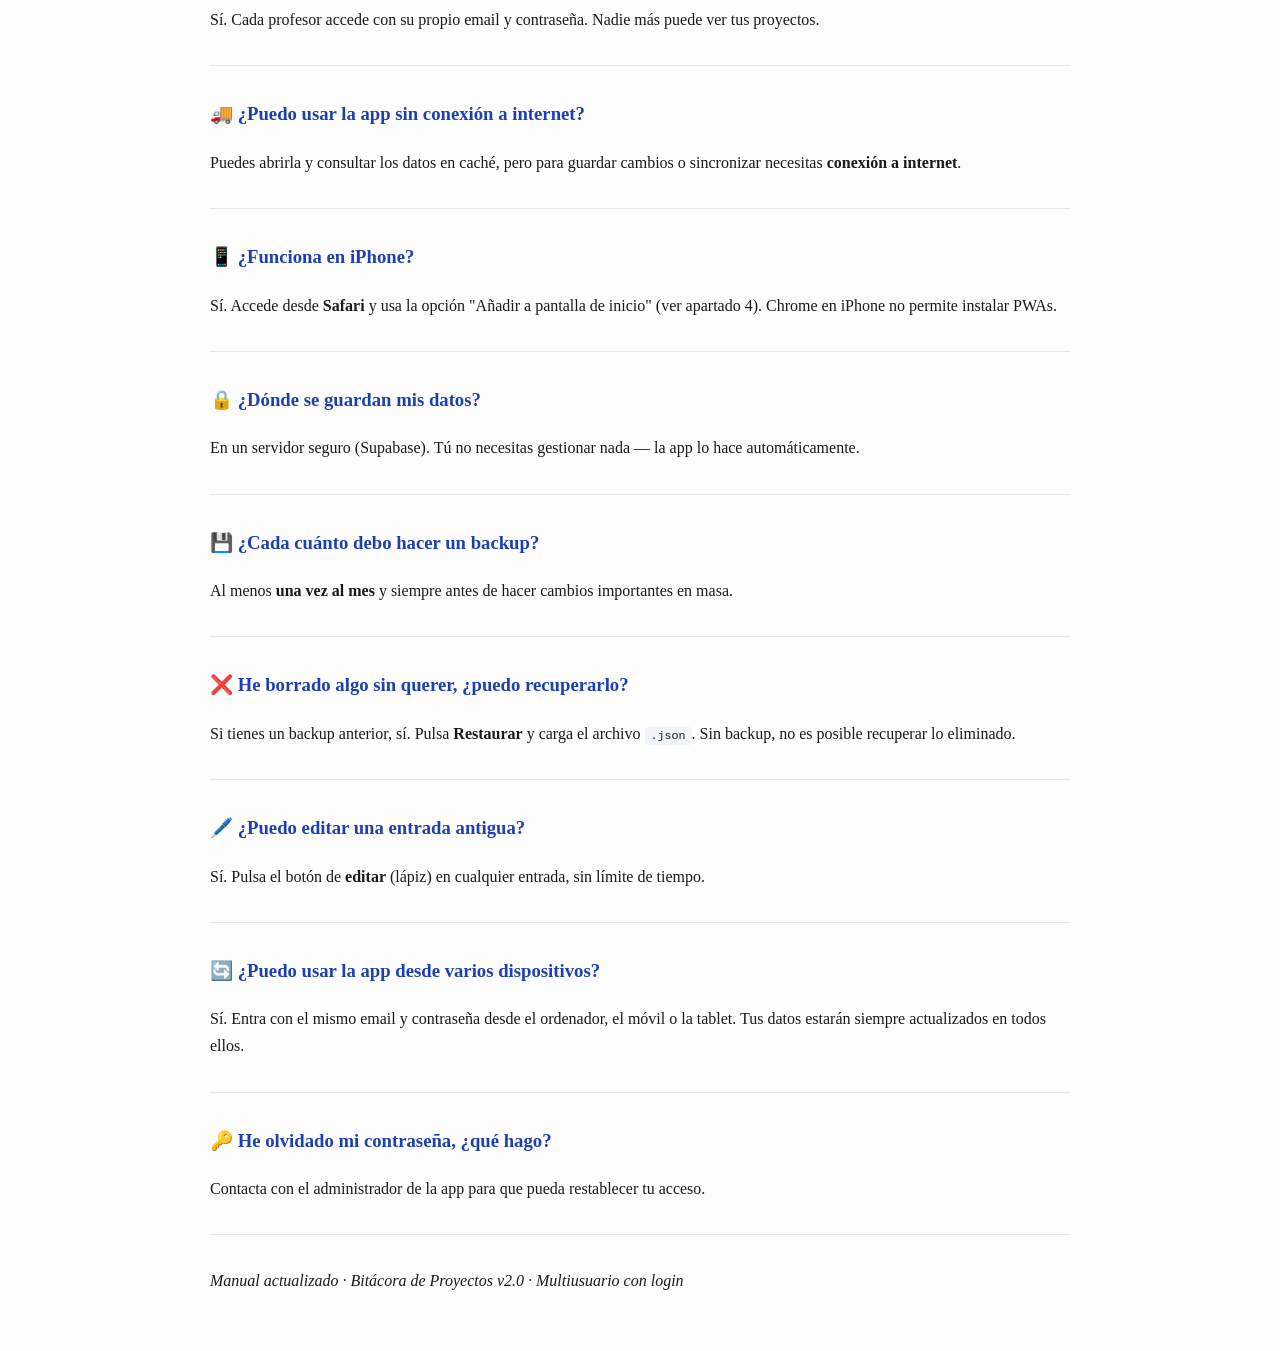
<file: MANUAL.html>
<!DOCTYPE html>
<html lang="es">
<head>
  <meta charset="UTF-8" />
  <meta name="viewport" content="width=device-width, initial-scale=1.0" />
  <title>Manual Bitácora de Proyectos</title>
  <style>
    html { color: #1a1a1a; background: #fdfdfd; }
    body { margin: 0 auto; max-width: 860px; padding: 40px 50px; font-family: Georgia, serif; line-height: 1.7; }
    @media (max-width: 600px) { body { font-size: 0.9em; padding: 20px 16px; } }
    h1 { color: #1d4ed8; border-bottom: 3px solid #1d4ed8; padding-bottom: 8px; }
    h2 { color: #1d4ed8; border-bottom: 1px solid #bfdbfe; padding-bottom: 4px; margin-top: 2em; }
    h3 { color: #1e40af; margin-top: 1.5em; }
    a { color: #1d4ed8; }
    table { border-collapse: collapse; width: 100%; margin: 1em 0; }
    th { background: #1d4ed8; color: white; padding: 8px 12px; text-align: left; }
    td { padding: 7px 12px; border-bottom: 1px solid #e5e7eb; }
    tr:nth-child(even) td { background: #f0f4ff; }
    blockquote { border-left: 4px solid #1d4ed8; margin: 1em 0; padding: 0.5em 1em; background: #eff6ff; color: #1e3a8a; }
    code { background: #f1f5f9; padding: 2px 6px; border-radius: 4px; font-size: 0.9em; }
    pre { background: #f1f5f9; padding: 1em; border-radius: 6px; overflow-x: auto; }
    hr { border: none; border-top: 1px solid #e5e7eb; margin: 2em 0; }
    footer { margin-top: 3em; font-size: 0.85em; color: #6b7280; text-align: center; }
  </style>
</head>
<body>
<h1 id="bitacora-de-proyectos-manual-de-usuario">📓 Bitácora de Proyectos — Manual de Usuario</h1>
<blockquote>
<p><strong>Dirigido a:</strong> Profesores del Departamento de Formación Profesional
<strong>App:</strong> PWA (Aplicación Web Progresiva) · Funciona en ordenador, Android e iPhone
<strong>Web:</strong> <a href="https://german48.github.io/bitacora-proyectos">https://german48.github.io/bitacora-proyectos</a></p>
</blockquote>
<hr />
<h2 id="tabla-de-contenidos">Tabla de contenidos</h2>
<ol>
<li><a href="#1-introducción">Introducción</a></li>
<li><a href="#2-crear-tu-cuenta-e-iniciar-sesión">Crear tu cuenta e iniciar sesión</a></li>
<li><a href="#3-instalar-la-app-en-tu-móvil-android">Instalar la app en tu móvil Android</a></li>
<li><a href="#4-instalar-la-app-en-iphone-o-ipad">Instalar la app en iPhone o iPad</a></li>
<li><a href="#5-la-pantalla-principal">La pantalla principal</a></li>
<li><a href="#6-crear-un-nuevo-proyecto">Crear un nuevo proyecto</a></li>
<li><a href="#7-ver-y-editar-un-proyecto">Ver y editar un proyecto</a></li>
<li><a href="#8-el-diario-de-participantes">El diario de participantes</a></li>
<li><a href="#9-el-registro-de-avances">El registro de avances</a></li>
<li><a href="#10-cambiar-el-estado-de-un-proyecto">Cambiar el estado de un proyecto</a></li>
<li><a href="#11-generar-la-memoria-global">Generar la memoria global</a></li>
<li><a href="#12-hacer-un-backup-de-tus-datos">Hacer un backup de tus datos</a></li>
<li><a href="#13-restaurar-datos-desde-un-backup">Restaurar datos desde un backup</a></li>
<li><a href="#14-cerrar-sesión">Cerrar sesión</a></li>
<li><a href="#15-preguntas-frecuentes">Preguntas frecuentes</a></li>
</ol>
<hr />
<h2 id="1-introduccion">1. Introducción</h2>
<p><strong>¿Qué es la Bitácora de Proyectos?</strong></p>
<p>Es una herramienta online donde cada profesor del departamento puede registrar y gestionar sus proyectos de forma personal y privada. Cada usuario tiene su propio espacio: nadie más ve tus proyectos salvo tú.</p>
<p><strong>¿Qué puedes hacer con ella?</strong></p>
<ul>
<li>✅ Crear proyectos propios</li>
<li>📝 Registrar la actividad diaria de cada participante</li>
<li>📊 Anotar hitos y avances importantes</li>
<li>📄 Generar un informe resumen de todos tus proyectos activos</li>
<li>💾 Hacer copias de seguridad y restaurarlas</li>
<li>📱 Instalarla como app en tu móvil (Android e iPhone)</li>
</ul>
<blockquote>
<p><strong>Importante:</strong> Desde esta versión, cada profesor tiene su propio acceso con email y contraseña. Tus datos son tuyos y nadie más puede verlos.</p>
</blockquote>
<hr />
<h2 id="2-crear-tu-cuenta-e-iniciar-sesion">2. Crear tu cuenta e iniciar sesión</h2>
<p>Al abrir la app por primera vez verás la <strong>pantalla de acceso</strong> antes de entrar.</p>
<h3 id="iniciar-sesion-si-ya-tienes-cuenta">Iniciar sesión (si ya tienes cuenta)</h3>
<ol>
<li>Escribe tu <strong>email</strong> y tu <strong>contraseña</strong>.</li>
<li>Pulsa <strong>Entrar</strong>.</li>
<li>Si los datos son correctos, accederás directamente a tu espacio de proyectos.</li>
</ol>
<h3 id="crear-una-cuenta-nueva">Crear una cuenta nueva</h3>
<ol>
<li>Escribe el <strong>email</strong> que quieras usar y una <strong>contraseña</strong> (mínimo 6 caracteres).</li>
<li>Pulsa <strong>Registrarse</strong>.</li>
<li>El acceso es inmediato — no necesitas confirmar el email.</li>
<li>Ya puedes empezar a usar la app.</li>
</ol>
<blockquote>
<p><strong>Consejo:</strong> Usa tu email del trabajo para que sea fácil de recordar.</p>
</blockquote>
<h3 id="si-olvidas-la-contrasena">Si olvidas la contraseña</h3>
<p>Contacta con el administrador de la app para que pueda restablecerla desde el panel de gestión.</p>
<hr />
<h2 id="3-instalar-la-app-en-tu-movil-android">3. Instalar la app en tu móvil Android</h2>
<p>Una vez instalada, la app aparecerá en tu pantalla de inicio como cualquier otra aplicación.</p>
<ol>
<li>Abre <strong>Chrome</strong> en tu móvil Android.</li>
<li>Ve a la dirección: <strong>https://german48.github.io/bitacora-proyectos</strong></li>
<li>Pulsa el menú <strong>⋮</strong> (tres puntitos, arriba a la derecha).</li>
<li>Selecciona <strong>"Añadir a pantalla de inicio"</strong> o <strong>"Instalar app"</strong>.</li>
<li>Confirma el nombre y pulsa <strong>Añadir</strong>.</li>
<li>¡Listo! Toca el icono para abrir la app directamente.</li>
</ol>
<blockquote>
<p><strong>Nota:</strong> Si usas Samsung Internet u otro navegador, la opción puede llamarse de forma distinta pero el proceso es el mismo.</p>
</blockquote>
<hr />
<h2 id="4-instalar-la-app-en-iphone-o-ipad">4. Instalar la app en iPhone o iPad</h2>
<ol>
<li>Abre <strong>Safari</strong> en tu iPhone o iPad.</li>
<li>Ve a la dirección: <strong>https://german48.github.io/bitacora-proyectos</strong></li>
<li>Pulsa el botón de <strong>Compartir</strong> (el cuadrado con flecha hacia arriba ↑) en la barra inferior.</li>
<li>Desplázate hacia abajo en el menú y selecciona <strong>"Añadir a pantalla de inicio"</strong>.</li>
<li>Cambia el nombre si quieres y pulsa <strong>Añadir</strong> (arriba a la derecha).</li>
<li>El icono de la app aparecerá en tu pantalla de inicio.</li>
</ol>
<blockquote>
<p><strong>Importante:</strong> En iPhone solo funciona correctamente desde <strong>Safari</strong>. Chrome y otros navegadores en iOS no permiten instalar PWAs.</p>
</blockquote>
<hr />
<h2 id="5-la-pantalla-principal">5. La pantalla principal</h2>
<p>Al entrar verás la interfaz principal con:</p>
<table>
<thead>
<tr>
<th>Elemento</th>
<th>Qué hace</th>
</tr>
</thead>
<tbody>
<tr>
<td><strong>Proyectos ▾</strong></td>
<td>Despliega la lista de tus proyectos</td>
</tr>
<tr>
<td><strong>+ Nuevo proyecto</strong></td>
<td>Crea un proyecto nuevo</td>
</tr>
<tr>
<td><strong>Memoria global</strong></td>
<td>Genera un informe de todos tus proyectos activos</td>
</tr>
<tr>
<td><strong>Backup</strong></td>
<td>Descarga una copia de seguridad de tus datos</td>
</tr>
<tr>
<td><strong>Restaurar</strong></td>
<td>Recupera datos desde un archivo de backup</td>
</tr>
<tr>
<td><strong>Salir</strong></td>
<td>Cierra tu sesión</td>
</tr>
</tbody>
</table>
<hr />
<h2 id="6-crear-un-nuevo-proyecto">6. Crear un nuevo proyecto</h2>
<ol>
<li>Pulsa el botón <strong>+ Nuevo proyecto</strong>.</li>
<li>Rellena el formulario:</li>
</ol>
<table>
<thead>
<tr>
<th>Campo</th>
<th>Qué escribir</th>
</tr>
</thead>
<tbody>
<tr>
<td><strong>Título</strong></td>
<td>Nombre del proyecto (ej. <em>"Adaptaciones curriculares 2025"</em>)</td>
</tr>
<tr>
<td><strong>Ámbito</strong></td>
<td>Área o módulo al que pertenece</td>
</tr>
<tr>
<td><strong>Responsable</strong></td>
<td>Persona que coordina el proyecto</td>
</tr>
<tr>
<td><strong>Participantes</strong></td>
<td>Nombres de los implicados (separados por coma)</td>
</tr>
<tr>
<td><strong>Fecha de inicio</strong></td>
<td>Cuándo empieza el proyecto</td>
</tr>
<tr>
<td><strong>Fecha de fin</strong></td>
<td>Cuándo está previsto terminarlo (puede quedar vacío)</td>
</tr>
<tr>
<td><strong>Estado</strong></td>
<td>Estado actual del proyecto</td>
</tr>
<tr>
<td><strong>Descripción</strong></td>
<td>Breve explicación del proyecto</td>
</tr>
<tr>
<td><strong>Objetivo</strong></td>
<td>Qué se quiere conseguir</td>
</tr>
</tbody>
</table>
<ol>
<li>Pulsa <strong>Guardar</strong>. El proyecto aparecerá en la lista desplegable.</li>
</ol>
<hr />
<h2 id="7-ver-y-editar-un-proyecto">7. Ver y editar un proyecto</h2>
<ol>
<li>Pulsa <strong>Proyectos ▾</strong> y selecciona el proyecto que quieras consultar.</li>
<li>Se mostrará su <strong>ficha completa</strong> con datos generales, diario y avances.</li>
<li>Para editar, pulsa el icono de <strong>lápiz</strong> o el botón <strong>Editar</strong> y modifica los campos.</li>
<li>Pulsa <strong>Guardar</strong> para confirmar los cambios.</li>
</ol>
<hr />
<h2 id="8-el-diario-de-participantes">8. El diario de participantes</h2>
<p>Registro de la actividad diaria o por sesión de cada participante en el proyecto.</p>
<h3 id="anadir-una-entrada">Añadir una entrada:</h3>
<ol>
<li>Entra en la ficha del proyecto y ve a la sección <strong>"Diario de participantes"</strong>.</li>
<li>Pulsa <strong>+ Nueva entrada</strong>.</li>
<li>Rellena los campos:</li>
</ol>
<table>
<thead>
<tr>
<th>Campo</th>
<th>Qué escribir</th>
</tr>
</thead>
<tbody>
<tr>
<td><strong>Fecha</strong></td>
<td>Día en que se realizó el trabajo</td>
</tr>
<tr>
<td><strong>Participante</strong></td>
<td>Nombre de la persona que ha trabajado</td>
</tr>
<tr>
<td><strong>Tipo</strong></td>
<td>Tipo de actividad (Reunión, Taller, Preparación…)</td>
</tr>
<tr>
<td><strong>Ubicación</strong></td>
<td>Lugar donde se hizo el trabajo</td>
</tr>
<tr>
<td><strong>Qué hizo</strong></td>
<td>Descripción de las tareas realizadas</td>
</tr>
<tr>
<td><strong>Observaciones</strong></td>
<td>Notas adicionales</td>
</tr>
<tr>
<td><strong>Dificultades</strong></td>
<td>Problemas encontrados (si los hay)</td>
</tr>
<tr>
<td><strong>Siguiente paso</strong></td>
<td>Qué se prevé hacer en la próxima sesión</td>
</tr>
</tbody>
</table>
<ol>
<li>Pulsa <strong>Guardar</strong>.</li>
</ol>
<p>Las entradas se muestran en orden cronológico (de la más reciente a la más antigua). Puedes editarlas o eliminarlas.</p>
<hr />
<h2 id="9-el-registro-de-avances">9. El registro de avances</h2>
<p>Aquí se anotan los <strong>hitos importantes</strong> del proyecto: logros conseguidos, reuniones relevantes, decisiones tomadas, etc.</p>
<h3 id="anadir-un-avance">Añadir un avance:</h3>
<ol>
<li>Entra en la ficha del proyecto y ve a <strong>"Registro de avances"</strong>.</li>
<li>Pulsa <strong>+ Nuevo avance</strong>.</li>
<li>Rellena los campos:</li>
</ol>
<table>
<thead>
<tr>
<th>Campo</th>
<th>Qué escribir</th>
</tr>
</thead>
<tbody>
<tr>
<td><strong>Fecha</strong></td>
<td>Día en que se produjo el hito</td>
</tr>
<tr>
<td><strong>Autor</strong></td>
<td>Quién registra el avance</td>
</tr>
<tr>
<td><strong>Tipo</strong></td>
<td>Tipo de hito (Reunión, Entregable, Decisión…)</td>
</tr>
<tr>
<td><strong>Realizado</strong></td>
<td>Qué se ha conseguido</td>
</tr>
<tr>
<td><strong>Acuerdos</strong></td>
<td>Acuerdos tomados (si los hay)</td>
</tr>
<tr>
<td><strong>Dificultades</strong></td>
<td>Problemas surgidos</td>
</tr>
<tr>
<td><strong>Siguiente paso</strong></td>
<td>Acción pendiente tras este hito</td>
</tr>
</tbody>
</table>
<ol>
<li>Pulsa <strong>Guardar</strong>.</li>
</ol>
<hr />
<h2 id="10-cambiar-el-estado-de-un-proyecto">10. Cambiar el estado de un proyecto</h2>
<table>
<thead>
<tr>
<th>Estado</th>
<th>Color</th>
<th>Cuándo usarlo</th>
</tr>
</thead>
<tbody>
<tr>
<td>🟡 <strong>Borrador</strong></td>
<td>Gris</td>
<td>En fase de planificación, aún no ha comenzado</td>
</tr>
<tr>
<td>🟢 <strong>Activo</strong></td>
<td>Verde</td>
<td>El proyecto está en marcha</td>
</tr>
<tr>
<td>🟠 <strong>En pausa</strong></td>
<td>Naranja</td>
<td>Detenido temporalmente</td>
</tr>
<tr>
<td>🔵 <strong>Cerrado</strong></td>
<td>Azul</td>
<td>Ha finalizado</td>
</tr>
</tbody>
</table>
<h3 id="para-cambiar-el-estado">Para cambiar el estado:</h3>
<ol>
<li>Entra en la ficha del proyecto.</li>
<li>Busca el selector de <strong>Estado</strong> y elige el nuevo.</li>
<li>El cambio se guarda automáticamente o al pulsar <strong>Guardar</strong>.</li>
</ol>
<hr />
<h2 id="11-generar-la-memoria-global">11. Generar la memoria global</h2>
<p>Genera un informe automático con todos tus proyectos en estado <strong>Activo</strong>.</p>
<ol>
<li>Pulsa <strong>Memoria global</strong> en la barra superior.</li>
<li>Selecciona el formato de exportación:</li>
<li><strong>TXT</strong> → Archivo de texto plano</li>
<li><strong>MD</strong> → Archivo Markdown (ideal para copiar en Word o Google Docs)</li>
<li>Se descargará el archivo con el resumen de todos tus proyectos activos.</li>
</ol>
<hr />
<h2 id="12-hacer-un-backup-de-tus-datos">12. Hacer un backup de tus datos</h2>
<ol>
<li>Pulsa <strong>Backup</strong> en la barra superior.</li>
<li>El navegador descargará un archivo <code>.json</code> con todos tus datos.</li>
<li>Guárdalo en un lugar seguro (OneDrive, carpeta local…).</li>
</ol>
<blockquote>
<p><strong>Recomendación:</strong> Haz un backup al menos una vez al mes y siempre antes de hacer cambios importantes.</p>
</blockquote>
<hr />
<h2 id="13-restaurar-datos-desde-un-backup">13. Restaurar datos desde un backup</h2>
<ol>
<li>Pulsa <strong>Restaurar</strong> en la barra superior.</li>
<li>Selecciona el archivo <code>.json</code> que guardaste.</li>
<li>Confirma la restauración.</li>
</ol>
<blockquote>
<p>⚠️ <strong>Atención:</strong> Restaurar un backup sobrescribirá los datos actuales. Asegúrate de usar el archivo correcto.</p>
</blockquote>
<hr />
<h2 id="14-cerrar-sesion">14. Cerrar sesión</h2>
<p>Para salir de tu cuenta:</p>
<ol>
<li>Pulsa el botón <strong>Salir</strong> en la barra superior (o en el menú lateral).</li>
<li>La app cerrará tu sesión y volverá a la pantalla de acceso.</li>
<li>Tus datos quedan guardados en el servidor — al volver a entrar con tu email y contraseña los encontrarás exactamente igual.</li>
</ol>
<blockquote>
<p><strong>Consejo:</strong> Si compartes el dispositivo con otras personas, cierra siempre la sesión al terminar.</p>
</blockquote>
<hr />
<h2 id="15-preguntas-frecuentes">15. Preguntas frecuentes</h2>
<h3 id="mis-datos-son-privados">🔐 ¿Mis datos son privados?</h3>
<p>Sí. Cada profesor accede con su propio email y contraseña. Nadie más puede ver tus proyectos.</p>
<hr />
<h3 id="puedo-usar-la-app-sin-conexion-a-internet">🚚 ¿Puedo usar la app sin conexión a internet?</h3>
<p>Puedes abrirla y consultar los datos en caché, pero para guardar cambios o sincronizar necesitas <strong>conexión a internet</strong>.</p>
<hr />
<h3 id="funciona-en-iphone">📱 ¿Funciona en iPhone?</h3>
<p>Sí. Accede desde <strong>Safari</strong> y usa la opción "Añadir a pantalla de inicio" (ver apartado 4). Chrome en iPhone no permite instalar PWAs.</p>
<hr />
<h3 id="donde-se-guardan-mis-datos">🔒 ¿Dónde se guardan mis datos?</h3>
<p>En un servidor seguro (Supabase). Tú no necesitas gestionar nada — la app lo hace automáticamente.</p>
<hr />
<h3 id="cada-cuanto-debo-hacer-un-backup">💾 ¿Cada cuánto debo hacer un backup?</h3>
<p>Al menos <strong>una vez al mes</strong> y siempre antes de hacer cambios importantes en masa.</p>
<hr />
<h3 id="he-borrado-algo-sin-querer-puedo-recuperarlo">❌ He borrado algo sin querer, ¿puedo recuperarlo?</h3>
<p>Si tienes un backup anterior, sí. Pulsa <strong>Restaurar</strong> y carga el archivo <code>.json</code>. Sin backup, no es posible recuperar lo eliminado.</p>
<hr />
<h3 id="puedo-editar-una-entrada-antigua">🖊️ ¿Puedo editar una entrada antigua?</h3>
<p>Sí. Pulsa el botón de <strong>editar</strong> (lápiz) en cualquier entrada, sin límite de tiempo.</p>
<hr />
<h3 id="puedo-usar-la-app-desde-varios-dispositivos">🔄 ¿Puedo usar la app desde varios dispositivos?</h3>
<p>Sí. Entra con el mismo email y contraseña desde el ordenador, el móvil o la tablet. Tus datos estarán siempre actualizados en todos ellos.</p>
<hr />
<h3 id="he-olvidado-mi-contrasena-que-hago">🔑 He olvidado mi contraseña, ¿qué hago?</h3>
<p>Contacta con el administrador de la app para que pueda restablecer tu acceso.</p>
<hr />
<p><em>Manual actualizado · Bitácora de Proyectos v2.0 · Multiusuario con login</em></p>
</body>
</html>
</file>
<file: styles.css>
:root {
  --bg: #f3f5f8;
  --card: #ffffff;
  --card-soft: #fbfcfe;
  --surface: #ffffff;
  --line: #d7dde5;
  --text: #1f2937;
  --muted: #667085;
  --primary: #1d4ed8;
  --primary-soft: #dbeafe;
  --success: #166534;
  --warning: #92400e;
  --danger: #991b1b;
  --radius: 14px;
  --shadow: 0 8px 24px rgba(15, 23, 42, 0.08);

  /* ── Estado de proyectos ── */
  --status-borrador-bg:    #f1f5f9;
  --status-borrador-text:  #475569;
  --status-borrador-border:#cbd5e1;
  --status-activo-bg:      #dcfce7;
  --status-activo-text:    #15803d;
  --status-activo-border:  #86efac;
  --status-pausa-bg:       #fff7ed;
  --status-pausa-text:     #c2410c;
  --status-pausa-border:   #fdba74;
  --status-cerrado-bg:     #f1f5f9;
  --status-cerrado-text:   #334155;
  --status-cerrado-border: #94a3b8;

  /* ── Prioridades de tareas ── */
  --prio-alta-bg:      #fee2e2;
  --prio-alta-text:    #b91c1c;
  --prio-alta-border:  #fca5a5;
  --prio-media-bg:     #fff7ed;
  --prio-media-text:   #c2410c;
  --prio-media-border: #fdba74;
  --prio-baja-bg:      #f0fdf4;
  --prio-baja-text:    #166534;
  --prio-baja-border:  #86efac;

  /* ── Colores de stat-cards ── */
  --stat-active-bg:   #eff6ff;
  --stat-active-accent: #2563eb;
  --stat-closed-bg:   #f8fafc;
  --stat-closed-accent: #64748b;
  --stat-pending-bg:  #fff7ed;
  --stat-pending-accent: #ea580c;
}

:root[data-theme="oscuro"] {
  --bg: #0f172a;
  --card: #111827;
  --card-soft: #172033;
  --surface: #0b1220;
  --line: #2b3548;
  --text: #e5e7eb;
  --muted: #a8b3c7;
  --primary: #60a5fa;
  --primary-soft: #172554;
  --success: #86efac;
  --warning: #fcd34d;
  --danger: #fca5a5;
  --shadow: 0 16px 34px rgba(2, 6, 23, 0.45);

  /* ── Estado de proyectos (oscuro) ── */
  --status-borrador-bg:    #1e293b;
  --status-borrador-text:  #94a3b8;
  --status-borrador-border:#334155;
  --status-activo-bg:      #052e16;
  --status-activo-text:    #86efac;
  --status-activo-border:  #166534;
  --status-pausa-bg:       #431407;
  --status-pausa-text:     #fdba74;
  --status-pausa-border:   #9a3412;
  --status-cerrado-bg:     #1e293b;
  --status-cerrado-text:   #94a3b8;
  --status-cerrado-border: #475569;

  /* ── Prioridades de tareas (oscuro) ── */
  --prio-alta-bg:      #450a0a;
  --prio-alta-text:    #fca5a5;
  --prio-alta-border:  #991b1b;
  --prio-media-bg:     #431407;
  --prio-media-text:   #fdba74;
  --prio-media-border: #9a3412;
  --prio-baja-bg:      #052e16;
  --prio-baja-text:    #86efac;
  --prio-baja-border:  #166534;

  /* ── Colores de stat-cards (oscuro) ── */
  --stat-active-bg:     #1e3a5f;
  --stat-active-accent: #60a5fa;
  --stat-closed-bg:     #1e293b;
  --stat-closed-accent: #94a3b8;
  --stat-pending-bg:    #431407;
  --stat-pending-accent:#fb923c;
}

* { box-sizing: border-box; }
html { color-scheme: light; }
body {
  margin: 0;
  font-family: Inter, Segoe UI, Arial, sans-serif;
  background: var(--bg);
  color: var(--text);
}
button, input, select, textarea { font: inherit; }
button {
  cursor: pointer;
  border: 1px solid var(--line);
  background: var(--surface);
  color: var(--text);
  border-radius: 10px;
  padding: 0.7rem 1rem;
}
button.primary {
  background: var(--primary);
  color: white;
  border-color: var(--primary);
}
button.danger {
  color: var(--danger);
  border-color: color-mix(in srgb, var(--danger) 25%, var(--line));
  background: color-mix(in srgb, var(--danger) 8%, var(--surface));
}
button:disabled {
  opacity: 0.55;
  cursor: not-allowed;
}
textarea, input, select {
  width: 100%;
  margin-top: 0.35rem;
  padding: 0.7rem 0.8rem;
  border: 1px solid var(--line);
  border-radius: 10px;
  background: var(--surface);
  color: var(--text);
}
textarea { resize: vertical; }

.app-header {
  display: flex;
  justify-content: space-between;
  gap: 1.25rem;
  align-items: center;
  padding: 1rem 1.5rem;
  border-bottom: 1px solid var(--line);
  background: var(--card);
  position: sticky;
  top: 0;
  z-index: 10;
}
.app-header h1 {
  margin: 0;
  font-size: 1.5rem;
  font-weight: 800;
  letter-spacing: -0.02em;
  background: linear-gradient(90deg, #ffffff 0%, #bfdbfe 50%, #a5f3fc 100%);
  -webkit-background-clip: text;
  -webkit-text-fill-color: transparent;
  background-clip: text;
  text-shadow: none;
  line-height: 1.1;
}
.app-header p { margin: 0; color: var(--muted); }
.app-header__intro {
  flex: 1 1 480px;
}
.app-header__tools {
  display: flex;
  align-items: stretch;
  gap: 1rem;
  flex-wrap: wrap;
  justify-content: flex-end;
}
.header-actions {
  justify-content: flex-end;
  align-self: center;
}

.layout {
  display: grid;
  grid-template-columns: 360px 1fr;
  gap: 1.25rem;
  padding: 1.25rem;
}
.layout--full {
  grid-template-columns: 1fr;
}
.content {
  display: grid;
  gap: 1rem;
  align-content: start;
}
.card {
  background: var(--card);
  border: 1px solid var(--line);
  border-radius: var(--radius);
  box-shadow: var(--shadow);
  padding: 1rem;
}
.sidebar {
  height: calc(100vh - 110px);
  position: sticky;
  top: 92px;
  overflow: auto;
  display: grid;
  gap: 1rem;
  align-content: start;
  padding: 1rem;
}
.project-list, .stack-list { display: grid; gap: 0.5rem; }
.project-item, .entry-item {
  border: 1px solid var(--line);
  border-radius: 10px;
  padding: 0.7rem 0.9rem;
  background: var(--surface);
  transition: border-color 0.15s, background 0.15s, box-shadow 0.15s;
  text-align: left;
}
.project-item h3 {
  margin: 0 0 0.3rem;
  font-size: 0.95rem;
  font-weight: 600;
  white-space: nowrap;
  overflow: hidden;
  text-overflow: ellipsis;
}
.project-item p { display: none; } /* ocultamos los párrafos extra */
.project-item .badge { font-size: 0.75rem; padding: 0.15rem 0.5rem; }
.project-item:hover {
  border-color: var(--primary);
  transform: translateX(4px);
  background: var(--primary-soft);
}
.project-item.active {
  border-color: var(--primary);
  background: var(--primary-soft);
  box-shadow: inset 4px 0 0 var(--primary);
}

/* ── Indicador de estado en items del sidebar ── */
.project-item[data-status="activo"] {
  border-left: 4px solid var(--status-activo-border);
}
.project-item[data-status="activo"]:hover,
.project-item[data-status="activo"].active {
  border-color: var(--status-activo-text);
  box-shadow: inset 4px 0 0 var(--status-activo-text);
}
.project-item[data-status="en-pausa"] {
  border-left: 4px solid var(--status-pausa-border);
}
.project-item[data-status="en-pausa"]:hover,
.project-item[data-status="en-pausa"].active {
  border-color: var(--status-pausa-text);
  box-shadow: inset 4px 0 0 var(--status-pausa-text);
}
.project-item[data-status="cerrado"] {
  border-left: 4px solid var(--status-cerrado-border);
  opacity: 0.75;
}
.project-item[data-status="cerrado"]:hover,
.project-item[data-status="cerrado"].active {
  border-color: var(--status-cerrado-text);
  box-shadow: inset 4px 0 0 var(--status-cerrado-text);
  opacity: 1;
}
.project-item[data-status="borrador"] {
  border-left: 4px solid var(--status-borrador-border);
}

/* Botón expandir más proyectos en sidebar */
.project-list-toggle-btn {
  display: flex;
  align-items: center;
  gap: 0.4rem;
  width: 100%;
  padding: 0.5rem 0.75rem;
  border: 1px dashed var(--line);
  border-radius: 8px;
  background: transparent;
  color: var(--muted);
  font-size: 0.82rem;
  cursor: pointer;
  text-align: left;
  transition: background 0.15s, color 0.15s;
}
.project-list-toggle-btn:hover {
  background: var(--primary-soft);
  color: var(--primary);
  border-color: var(--primary);
}
.project-list-toggle-btn svg {
  transition: transform 0.2s;
  flex-shrink: 0;
}
.project-list-others {
  display: grid;
  gap: 0.5rem;
}
.project-list-others.hidden {
  display: none;
}

.inline-filters {
  display: grid;
  grid-template-columns: repeat(2, 1fr);
  gap: 1rem;
  margin-bottom: 1.5rem;
  padding: 1.25rem;
  background: var(--card-soft);
  border-radius: 12px;
  border: 1px solid var(--line);
}
@media (min-width: 1200px) {
  .inline-filters {
    grid-template-columns: repeat(4, 1fr) auto;
    align-items: end;
  }
}
.inline-filters label {
  display: flex;
  flex-direction: column;
  gap: 0.35rem;
  font-size: 0.85rem;
  font-weight: 600;
  color: var(--muted);
}
.inline-filters input, .inline-filters select {
  margin-top: 0;
}
.info-badge {
  background: color-mix(in srgb, var(--primary) 14%, var(--surface));
  color: var(--primary);
}
.empty-inline-message {
  padding: 0.9rem;
  border: 1px dashed var(--line);
  border-radius: 12px;
  background: var(--card-soft);
}
.project-grid {
  display: grid;
  grid-template-columns: repeat(2, minmax(0, 1fr));
  gap: 1rem;
}
.project-grid h3 { margin-bottom: 0.35rem; }

/* ── Acordeón ── */
.accordion-toggle {
  display: flex;
  align-items: center;
  justify-content: space-between;
  width: 100%;
  padding: 0.6rem 0;
  border: none;
  background: transparent;
  color: var(--text);
  cursor: pointer;
  text-align: left;
  gap: 0.75rem;
  font-size: 1rem;
}
.accordion-toggle h3 { margin: 0; font-size: 1rem; }
.accordion-toggle span { font-size: 0.9rem; font-weight: 600; color: var(--muted); }
.accordion-toggle:hover { color: var(--primary); }
.accordion-toggle:hover span { color: var(--primary); }
.accordion-toggle .chevron { flex-shrink: 0; transition: transform 0.25s ease; }
.accordion-toggle .chevron--up { transform: rotate(180deg); }
.accordion-toggle-actions {
  display: flex;
  align-items: center;
  gap: 0.6rem;
  flex-shrink: 0;
}
.accordion-toggle-title { text-align: left; }
.accordion-toggle-title h3 { margin: 0; }
.accordion-toggle-title .section-kicker { margin: 0 0 0.15rem; font-size: 0.78rem; color: var(--primary); font-weight: 700; text-transform: uppercase; letter-spacing: 0.04em; }
.accordion-body { padding-top: 0.75rem; }
.accordion-body[hidden] { display: none; }

/* Botón inline pequeño dentro del toggle */
.btn-inline {
  font-size: 0.8rem;
  padding: 0.3rem 0.7rem;
  border-radius: 8px;
  border: 1px solid var(--line);
  background: var(--surface);
  color: var(--text);
  cursor: pointer;
  font-weight: 600;
  transition: background 0.15s, border-color 0.15s;
}
.btn-inline:hover { background: var(--primary-soft); border-color: var(--primary); color: var(--primary); }

.muted { color: var(--muted); }
.hidden { display: none !important; }
.empty-state {
  min-height: 240px;
  display: grid;
  place-items: center;
  text-align: center;
}
.badge {
  display: inline-flex;
  align-items: center;
  border-radius: 999px;
  padding: 0.2rem 0.6rem;
  font-size: 0.85rem;
  font-weight: 600;
  background: color-mix(in srgb, var(--primary) 12%, var(--surface));
  color: var(--primary);
}
/* ── Badges: estados de proyecto ── */
.badge.status-activo {
  background: var(--status-activo-bg);
  color: var(--status-activo-text);
  border: 1px solid var(--status-activo-border);
}
.badge.status-en-pausa {
  background: var(--status-pausa-bg);
  color: var(--status-pausa-text);
  border: 1px solid var(--status-pausa-border);
}
.badge.status-cerrado {
  background: var(--status-cerrado-bg);
  color: var(--status-cerrado-text);
  border: 1px solid var(--status-cerrado-border);
}
.badge.status-borrador {
  background: var(--status-borrador-bg);
  color: var(--status-borrador-text);
  border: 1px solid var(--status-borrador-border);
}

/* ── Badges: prioridades de tareas ── */
.badge.priority-alta {
  background: var(--prio-alta-bg);
  color: var(--prio-alta-text);
  border: 1px solid var(--prio-alta-border);
}
.badge.priority-media {
  background: var(--prio-media-bg);
  color: var(--prio-media-text);
  border: 1px solid var(--prio-media-border);
}
.badge.priority-baja {
  background: var(--prio-baja-bg);
  color: var(--prio-baja-text);
  border: 1px solid var(--prio-baja-border);
}

/* ── Badges: estados de tareas ── */
.badge.task-hecha {
  background: var(--status-activo-bg);
  color: var(--status-activo-text);
  border: 1px solid var(--status-activo-border);
}
.badge.task-pendiente {
  background: var(--status-borrador-bg);
  color: var(--status-borrador-text);
  border: 1px solid var(--status-borrador-border);
}
.badge.task-en-proceso {
  background: color-mix(in srgb, #8b5cf6 14%, var(--surface));
  color: #7c3aed;
  border: 1px solid color-mix(in srgb, #8b5cf6 35%, var(--line));
}
.badge.task-bloqueada {
  background: var(--status-pausa-bg);
  color: var(--status-pausa-text);
  border: 1px solid var(--status-pausa-border);
}

/* ── Badges: tipos de entradas de diario ── */
.badge.diary-incidencia {
  background: var(--status-pausa-bg);
  color: var(--status-pausa-text);
  border: 1px solid var(--status-pausa-border);
}
.badge.diary-seguimiento {
  background: var(--status-borrador-bg);
  color: var(--status-borrador-text);
  border: 1px solid var(--status-borrador-border);
}
.badge.diary-coordinacion {
  background: color-mix(in srgb, #8b5cf6 14%, var(--surface));
  color: #7c3aed;
  border: 1px solid color-mix(in srgb, #8b5cf6 35%, var(--line));
}
.badge.diary-propuesta, .badge.diary-revision {
  background: var(--prio-media-bg);
  color: var(--prio-media-text);
  border: 1px solid var(--prio-media-border);
}
.badge.diary-actuacion-realizada, .badge.diary-material-preparado {
  background: var(--status-activo-bg);
  color: var(--status-activo-text);
  border: 1px solid var(--status-activo-border);
}

.dashboard-panel h2,
.dashboard-panel h3,
.global-head h2 { margin-top: 0; }
.stats-grid {
  display: grid;
  grid-template-columns: repeat(3, minmax(0, 1fr));
  gap: 0.75rem;
  margin-bottom: 1rem;
}
.global-stats-grid { margin-bottom: 1rem; }
.data-management-panel {
  display: flex;
  justify-content: space-between;
  gap: 1rem;
  align-items: center;
  padding: 1rem;
  margin-bottom: 1rem;
  border: 1px solid color-mix(in srgb, var(--primary) 18%, var(--line));
  border-radius: 12px;
  background: color-mix(in srgb, var(--primary-soft) 18%, var(--card));
}
.import-preview-panel {
  margin-bottom: 1rem;
}
.import-preview-stats {
  margin-bottom: 1rem;
}
.import-compare-stats {
  margin-bottom: 1rem;
}
.import-compare-summary {
  margin: 0 0 1rem;
}
.import-preview-item {
  padding: 0.9rem 1rem;
  border: 1px solid var(--line);
  border-radius: 14px;
  background: var(--card-soft);
}
.import-preview-item p {
  margin: 0.35rem 0 0;
}
.import-preview-item strong {
  display: inline-block;
  margin-bottom: 0.2rem;
}
.import-merge-panel {
  margin-bottom: 1rem;
  padding: 1rem;
  border: 1px solid color-mix(in srgb, var(--primary) 22%, var(--line));
  border-radius: 14px;
  background: color-mix(in srgb, var(--primary-soft) 14%, var(--card));
}
.import-merge-panel h4 { margin: 0 0 0.2rem; }
.import-merge-item {
  padding: 0.85rem 1rem;
  border: 1px solid var(--line);
  border-radius: 12px;
  background: var(--card-soft);
  margin-bottom: 0.6rem;
}
.import-merge-item:last-child { margin-bottom: 0; }
.import-merge-item__header {
  display: flex;
  align-items: flex-start;
  gap: 0.5rem;
  margin-bottom: 0.6rem;
  flex-wrap: wrap;
}
.import-merge-item__header strong {
  flex: 1 1 auto;
  min-width: 0;
}
.import-merge-item__compare {
  display: grid;
  grid-template-columns: 1fr 1fr;
  gap: 0.5rem;
  margin-bottom: 0.6rem;
  font-size: 0.85rem;
}
.import-merge-item__compare-col h5 {
  margin: 0 0 0.3rem;
  font-size: 0.78rem;
  text-transform: uppercase;
  letter-spacing: 0.05em;
  color: var(--muted);
}
.import-merge-item__compare-col {
  padding: 0.5rem 0.65rem;
  border-radius: 8px;
  background: var(--surface);
  border: 1px solid var(--line);
}
.import-merge-item__compare-col.local { border-color: color-mix(in srgb, var(--success) 40%, var(--line)); }
.import-merge-item__compare-col.imported { border-color: color-mix(in srgb, var(--primary) 40%, var(--line)); }
.import-merge-item__compare-col p { margin: 0.2rem 0; }
.import-merge-item__diff {
  display: flex;
  flex-wrap: wrap;
  gap: 0.35rem;
  margin-bottom: 0.6rem;
}
.diff-tag {
  font-size: 0.75rem;
  padding: 0.2rem 0.5rem;
  border-radius: 20px;
  background: color-mix(in srgb, var(--warning) 14%, var(--surface));
  color: var(--warning);
  border: 1px solid color-mix(in srgb, var(--warning) 30%, var(--line));
}
.diff-tag.diff-tag--new { background: color-mix(in srgb, var(--success) 14%, var(--surface)); color: var(--success); border-color: color-mix(in srgb, var(--success) 30%, var(--line)); }
.diff-tag.diff-tag--nochange { background: color-mix(in srgb, var(--muted) 10%, var(--surface)); color: var(--muted); border-color: color-mix(in srgb, var(--muted) 25%, var(--line)); }
.import-merge-item__actions {
  display: flex;
  gap: 0.4rem;
  flex-wrap: wrap;
}
.import-merge-item__actions label {
  display: flex;
  align-items: center;
  gap: 0.3rem;
  font-size: 0.82rem;
  cursor: pointer;
  padding: 0.35rem 0.6rem;
  border-radius: 8px;
  border: 1px solid var(--line);
  background: var(--surface);
  transition: background 0.15s;
}
.import-merge-item__actions label:hover { background: var(--card-soft); }
.import-merge-item__actions label.selected {
  border-color: var(--primary);
  background: color-mix(in srgb, var(--primary-soft) 50%, var(--surface));
  color: var(--primary);
}
.import-merge-item__actions input[type="radio"] { margin: 0; accent-color: var(--primary); }
.btn-secondary {
  font-size: 0.82rem;
  padding: 0.35rem 0.75rem;
  border-radius: 8px;
  border: 1px solid var(--line);
  background: var(--surface);
  color: var(--text);
  cursor: pointer;
}
.btn-secondary:hover { background: var(--card-soft); }
.import-merge-separator {
  margin: 0.5rem 0;
  border: none;
  border-top: 1px dashed var(--line);
}
#replace-all-import-btn {
  background: color-mix(in srgb, var(--danger) 8%, var(--surface));
  color: var(--danger);
  border-color: color-mix(in srgb, var(--danger) 25%, var(--line));
}
#replace-all-import-btn:hover { background: color-mix(in srgb, var(--danger) 14%, var(--surface)); }
.data-management-panel h3 {
  margin: 0 0 0.2rem;
}
.data-management-panel p {
  margin: 0;
}
.stat-card {
  border: 1px solid var(--line);
  border-radius: 12px;
  padding: 0.9rem 0.8rem 0.8rem;
  background: var(--card-soft);
  display: flex;
  flex-direction: column;
  gap: 0.15rem;
  position: relative;
  overflow: hidden;
  transition: box-shadow 0.2s, transform 0.15s;
}
.stat-card::before {
  content: '';
  position: absolute;
  top: 0;
  left: 0;
  right: 0;
  height: 3px;
  border-radius: 12px 12px 0 0;
  background: var(--stat-accent, var(--primary));
}
.stat-card:hover {
  box-shadow: 0 4px 16px rgba(15,23,42,0.10);
  transform: translateY(-1px);
}
.stat-card__icon {
  color: var(--stat-accent, var(--primary));
  opacity: 0.85;
  margin-bottom: 0.2rem;
  display: flex;
  align-items: center;
}
.stat-card strong {
  display: block;
  font-size: 2rem;
  font-weight: 700;
  line-height: 1;
  margin-top: 0.1rem;
  color: var(--stat-accent, var(--primary));
}
.stat-label {
  color: var(--muted);
  font-size: 0.78rem;
  font-weight: 600;
  text-transform: uppercase;
  letter-spacing: 0.04em;
  line-height: 1.2;
}

/* Variantes de color por tarjeta */
.stat-card--active {
  --stat-accent: var(--stat-active-accent);
  background: var(--stat-active-bg);
  border-color: color-mix(in srgb, var(--stat-active-accent) 25%, var(--line));
}
.stat-card--closed {
  --stat-accent: var(--stat-closed-accent);
  background: var(--stat-closed-bg);
  border-color: color-mix(in srgb, var(--stat-closed-accent) 25%, var(--line));
}
.stat-card--pending {
  --stat-accent: var(--stat-pending-accent);
  background: var(--stat-pending-bg);
  border-color: color-mix(in srgb, var(--stat-pending-accent) 25%, var(--line));
}
.compact-list { gap: 0.6rem; }
.mini-entry { padding: 0.75rem; }
.mini-entry h4 { font-size: 0.95rem; }
.entry-actions {
  display: flex;
  gap: 0.6rem;
  margin-top: 0.8rem;
}
.entry-actions button { padding: 0.45rem 0.7rem; }
.feedback {
  min-height: 1.2rem;
  margin: 0.65rem 0 0;
}
.report-head { align-items: center; }
.closing-card {
  border-color: color-mix(in srgb, var(--primary) 20%, var(--line));
  background: linear-gradient(180deg, color-mix(in srgb, var(--primary-soft) 18%, var(--card)) 0%, var(--card) 120px);
}
.closing-card--closed {
  border-color: color-mix(in srgb, var(--success) 24%, var(--line));
}
.closing-card--missing {
  border-color: color-mix(in srgb, var(--warning) 45%, var(--line));
}
.closing-head h3,
.closing-item h4 { margin: 0; }
.closing-summary { display: grid; gap: 0.9rem; }
.closing-grid {
  display: grid;
  grid-template-columns: repeat(2, minmax(0, 1fr));
  gap: 0.9rem;
}
.closing-item {
  padding: 0.9rem;
  border: 1px solid var(--line);
  border-radius: 12px;
  background: var(--card-soft);
}
.closing-item p {
  margin: 0.35rem 0 0;
  white-space: pre-wrap;
}
.closing-badge--warning {
  background: color-mix(in srgb, var(--warning) 20%, var(--surface));
  color: var(--warning);
}
.closing-badge--complete {
  background: color-mix(in srgb, var(--success) 18%, var(--surface));
  color: var(--success);
}
#project-section { display: grid; gap: 1rem; }
#report-output,
#global-report-output {
  width: 100%;
  background: var(--card-soft);
}

.form-grid {
  display: grid;
  grid-template-columns: repeat(2, minmax(0, 1fr));
  gap: 1rem;
  min-width: min(860px, 92vw);
}
.form-grid h2, .full { grid-column: 1 / -1; }
.dialog-actions {
  display: flex;
  justify-content: flex-end;
  gap: 0.75rem;
  padding: 0;
  margin: 0;
}
.dynamic-fields {
  display: grid;
  grid-template-columns: repeat(2, minmax(0, 1fr));
  gap: 1rem;
}

/* El botón × solo aparece en móvil cuando el sidebar es overlay */
.sidebar__close-btn { display: none; }

.sidebar-toggle-btn {
  display: none;
  align-items: center;
  justify-content: center;
  width: 44px;
  height: 44px;
  min-width: 44px;
  padding: 0;
  border: none;
  background: transparent;
  color: var(--text);
  border-radius: 10px;
  cursor: pointer;
}
.sidebar-toggle-btn:hover { background: var(--card-soft); }

.theme-toggle-btn {
  display: flex;
  align-items: center;
  justify-content: center;
  width: 40px;
  height: 40px;
  min-width: 40px;
  padding: 0;
  border: 1.5px solid var(--line);
  background: var(--card-soft);
  color: var(--text);
  border-radius: 10px;
  cursor: pointer;
  transition: background 0.2s, border-color 0.2s;
}
.theme-toggle-btn:hover {
  background: var(--primary-soft);
  border-color: var(--primary);
  color: var(--primary);
}

.collapsible-toggle {
  display: flex;
  align-items: center;
  justify-content: space-between;
  width: 100%;
  padding: 0;
  margin: 0;
  border: none;
  background: transparent;
  color: var(--text);
  cursor: pointer;
  text-align: left;
  gap: 0.5rem;
}
.collapsible-toggle:hover h3 { color: var(--primary); }
.collapsible-toggle h3 { margin: 0; font-size: 0.95rem; }
.chevron { transition: transform 0.2s ease; flex-shrink: 0; }
.chevron--down { transform: rotate(180deg); }
#recent-progress-list.collapsed { display: none; }

dialog {
  border: 1px solid var(--line);
  border-radius: 18px;
  padding: 1.2rem;
  box-shadow: 0 30px 80px rgba(15, 23, 42, 0.25);
  background: var(--card);
  color: var(--text);
}
dialog::backdrop { background: rgba(15, 23, 42, 0.45); }
a { color: var(--primary); }

@media (max-width: 1100px) {
  .stats-grid { grid-template-columns: 1fr; }
}

@media (max-width: 900px) {
  .layout { grid-template-columns: 1fr; }
  .sidebar { height: auto; position: static; }
  .project-grid, .form-grid, .dynamic-fields, .closing-grid, .inline-filters { grid-template-columns: 1fr; }
  .project-summary__head, .section-head, .app-header, .data-management-panel { flex-direction: column; align-items: stretch; }
  .app-header__tools { justify-content: stretch; }
  .theme-panel { min-width: 0; width: 100%; }
  .actions { flex-wrap: wrap; }
  .theme-status { text-align: left; min-width: 0; }
}

@media (max-width: 600px) {
  /* Header */
  .app-header { flex-direction: row; align-items: center; gap: 0.5rem; padding: 0.75rem 1rem; }
  .app-header__intro { flex-direction: row; align-items: center; gap: 0.6rem; }
  .app-header__intro h1 { font-size: 1.05rem; }
  .app-header__intro p { display: none; }
  .app-header__tools { flex-direction: row; gap: 0.5rem; }
  .app-header__tools .actions { gap: 0.5rem; }
  .theme-panel { padding: 0; border: none; background: transparent; }
  .theme-panel > div { display: none; }
  .theme-control { margin: 0; }
  #theme-select { padding: 0.45rem 0.6rem; font-size: 0.85rem; }
  .header-actions { gap: 0.4rem; }
  #new-project-btn { padding: 0.55rem 0.9rem; font-size: 0.85rem; }

  /* Sidebar toggle visible */
  .sidebar-toggle-btn { display: flex; }

  /* Sidebar collapse */
  .sidebar {
    display: none;
    position: fixed;
    top: 0;
    left: 0;
    right: 0;
    bottom: 0;
    width: 100%;
    height: 100%;
    z-index: 200;
    border-radius: 0;
    overflow-y: auto;
  }
  .sidebar.sidebar--open { display: block; }
  .sidebar__close-btn {
    display: flex;
    align-items: center;
    justify-content: center;
    width: 44px;
    height: 44px;
    border: none;
    background: transparent;
    cursor: pointer;
    color: var(--text);
    margin-left: auto;
    padding: 0;
  }
  .sidebar__close-btn:hover { background: var(--card-soft); border-radius: 10px; }
  .sidebar-top { padding-top: 0.5rem; }

  /* View switcher */
  .view-switcher__head .actions { flex-direction: column; align-items: stretch; gap: 0.4rem; }
  .view-switcher__head .actions button { width: 100%; justify-content: center; }

  /* Project summary head */
  .project-summary__head .actions { flex-direction: column; align-items: stretch; gap: 0.4rem; }
  .project-summary__head .actions button,
  .project-summary__head .actions select { width: 100%; }

  /* Cards */
  .card { padding: 1rem; }
  .section-head { gap: 0.6rem; }

  /* Stats grid */
  .stats-grid { grid-template-columns: repeat(3, minmax(0, 1fr)); gap: 0.5rem; }
  .stat-card { padding: 0.7rem; font-size: 0.82rem; }

  /* Dashboard panel */
  .dashboard-panel { display: none; }

  /* Content area */
  .content { padding: 0.75rem; }

  /* Dialog full-screen */
  dialog {
    position: fixed;
    inset: 0;
    width: 100%;
    max-width: 100%;
    max-height: 100%;
    border-radius: 0;
    padding: 1rem;
    box-shadow: none;
    overflow-y: auto;
  }
  dialog::backdrop { background: rgba(15, 23, 42, 0.6); }
  .form-grid { min-width: 0; }

  /* Buttons */
  button, .actions button { min-height: 44px; }
  input, select, textarea { min-height: 44px; font-size: 16px; }

  /* Compact lists */
  .stack-list { gap: 0.6rem; }
}

@media (max-width: 420px) {
  .app-header__intro h1 { font-size: 0.95rem; }
  #theme-select { font-size: 0.8rem; padding: 0.4rem 0.5rem; }
  #new-project-btn { font-size: 0.8rem; padding: 0.5rem 0.75rem; }
  .stats-grid { grid-template-columns: repeat(2, minmax(0, 1fr)); }
}

/* Ocultar stats globales y gestion de datos en memoria global */
#global-view .global-stats-grid,
#global-view .data-management-panel,
#global-view .import-preview-panel,
#global-view .import-preview-stats,
#global-view .import-compare-stats {
  display: none !important;
}

/* Ocultar secciones no deseadas en vista de proyecto */
#accordion-body-tasks,
#accordion-body-docs,
#accordion-body-closing,
#accordion-body-report,
[data-target='accordion-body-tasks'],
[data-target='accordion-body-docs'],
[data-target='accordion-body-closing'],
[data-target='accordion-body-report'] {
  display: none !important;
}

/* Ocultar tarjetas completas de Tareas, Docs, Cierre y Memoria final */
#project-view section.card:has(#accordion-body-tasks),
#project-view section.card:has(#accordion-body-docs),
#project-view section.card:has(#accordion-body-closing),
#project-view section.card:has(#accordion-body-report),
#project-closing-card {
  display: none !important;
}

/* =============================================
   NUEVO LAYOUT: stats en header + dropdown proyectos
   ============================================= */

/* Stats en el header */
.header-stats {
  display: flex;
  align-items: center;
  gap: 0.6rem;
  margin: 0 0.75rem;
}
.header-stat {
  display: flex;
  flex-direction: column;
  align-items: center;
  background: rgba(255,255,255,0.12);
  border-radius: 8px;
  padding: 0.3rem 0.85rem;
  min-width: 54px;
  line-height: 1.15;
}
.header-stat strong {
  font-size: 1.45rem;
  font-weight: 800;
  color: #fff;
}
.header-stat span {
  font-size: 0.65rem;
  color: rgba(255,255,255,0.78);
  text-transform: uppercase;
  letter-spacing: 0.04em;
}
.header-stat--borrador strong { color: #cbd5e1; }
.header-stat--active strong { color: #86efac; }
.header-stat--pausa strong { color: #fdba74; }
.header-stat--closed strong { color: #93c5fd; }

[data-theme="claro"] .header-stat {
  background: rgba(0,0,0,0.07);
}
[data-theme="claro"] .header-stat strong { color: #1e293b; }
[data-theme="claro"] .header-stat span { color: #64748b; }
[data-theme="claro"] .header-stat--borrador strong { color: #64748b; }
[data-theme="claro"] .header-stat--active strong { color: #16a34a; }
[data-theme="claro"] .header-stat--pausa strong { color: #c2410c; }
[data-theme="claro"] .header-stat--closed strong { color: #2563eb; }

/* Barra de proyectos con dropdown */
.projects-topbar {
  position: relative;
  display: flex;
  align-items: center;
  justify-content: space-between;
  gap: 0.5rem;
  padding: 0.4rem 1rem;
  background: var(--surface, #fff);
  border-bottom: 1px solid var(--border, #e2e8f0);
  z-index: 100;
  overflow: visible;
}
.projects-topbar__left {
  position: static;
}
.projects-topbar__actions {
  display: flex;
  align-items: center;
  gap: 0.5rem;
}
/* Todos los botones de la topbar igual de altos y con el mismo padding */
.projects-topbar .projects-dropdown-btn,
.projects-topbar__actions button {
  height: 38px;
  padding: 0 1rem;
  font-size: 0.875rem;
  font-weight: 500;
  border-radius: 6px;
  white-space: nowrap;
  box-sizing: border-box;
}
.projects-dropdown-btn {
  display: flex;
  align-items: center;
  gap: 0.45rem;
  font-size: 0.875rem;
  font-weight: 600;
  padding: 0.45rem 0.85rem;
  border-radius: 6px;
  border: 1px solid var(--border, #e2e8f0);
  background: var(--surface, #fff);
  cursor: pointer;
  color: var(--text, #1e293b);
}
.projects-dropdown-btn:hover {
  background: var(--primary-soft, #dbeafe);
  color: var(--primary, #1d4ed8);
  border-color: var(--primary, #1d4ed8);
}
.dropdown-chevron { transition: transform 0.2s; }
.projects-dropdown-btn[aria-expanded="true"] .dropdown-chevron { transform: rotate(180deg); }

.projects-dropdown-panel {
  position: fixed;
  top: auto;
  left: 0.5rem;
  right: 0.5rem;
  width: auto;
  max-height: 70vh;
  overflow-y: auto;
  background: var(--surface, #fff);
  border: 1px solid var(--border, #e2e8f0);
  border-radius: 10px;
  box-shadow: 0 8px 24px rgba(0,0,0,0.18);
  padding: 0.5rem;
  z-index: 9999;
}
@media (min-width: 600px) {
  .projects-dropdown-panel {
    position: absolute;
    top: calc(100% + 4px);
    left: 0;
    right: auto;
    width: min(600px, calc(100vw - 1rem));
    max-height: 70vh;
  }
}
.projects-dropdown-panel #project-list {
  overflow-y: visible;
}

/* Select de estado coloreado */
#project-status-select {
  font-size: 0.875rem;
  font-weight: 700;
  padding: 0.3rem 0.6rem;
  border-radius: 20px;
  border: 2px solid;
  cursor: pointer;
  height: auto;
  min-height: unset;
  width: auto;
  max-width: 130px;
  appearance: auto;
}
#project-status-select[data-status="activo"] {
  background: var(--status-activo-bg);
  color: var(--status-activo-text);
  border-color: var(--status-activo-border);
}
#project-status-select[data-status="cerrado"] {
  background: var(--status-cerrado-bg);
  color: var(--status-cerrado-text);
  border-color: var(--status-cerrado-border);
}
#project-status-select[data-status="en-pausa"] {
  background: var(--status-pausa-bg);
  color: var(--status-pausa-text);
  border-color: var(--status-pausa-border);
}
#project-status-select[data-status="borrador"] {
  background: var(--status-borrador-bg);
  color: var(--status-borrador-text);
  border-color: var(--status-borrador-border);
}

/* Acciones cabecera proyecto: compactas y a la derecha */
.project-summary__head {
  display: flex;
  align-items: flex-start;
  justify-content: space-between;
  gap: 1rem;
  flex-wrap: wrap;
}
.project-summary__head .actions {
  display: flex;
  align-items: center;
  gap: 0.4rem;
  flex-shrink: 0;
}
.project-summary__head .actions button {
  font-size: 0.8rem;
  padding: 0.3rem 0.7rem;
  white-space: nowrap;
  height: auto;
  min-height: unset;
}

/* Fila de proyecto con botón eliminar */
.project-item-row {
  display: flex;
  align-items: center;
  gap: 0.3rem;
  border-radius: 8px;
  padding: 0.1rem 0.1rem 0.1rem 0;
}
.project-item-row:hover { background: var(--primary-soft, #dbeafe); }
.project-item-row.active .project-item-select { font-weight: 700; color: var(--primary, #1d4ed8); }

.project-item-select {
  flex: 1;
  display: flex;
  align-items: center;
  justify-content: space-between;
  gap: 0.5rem;
  text-align: left;
  background: none;
  border: none;
  padding: 0.5rem 0.6rem;
  border-radius: 6px;
  cursor: pointer;
  min-height: unset;
  height: auto;
}
.project-item-select h3 {
  font-size: 0.875rem;
  font-weight: 500;
  margin: 0;
  white-space: normal;
  overflow: visible;
  text-overflow: unset;
  word-break: break-word;
}

.project-item-delete {
  flex-shrink: 0;
  display: flex;
  align-items: center;
  justify-content: center;
  width: 28px;
  height: 28px;
  min-height: unset;
  padding: 0;
  border-radius: 6px;
  opacity: 0;
  transition: opacity 0.15s;
  background: none;
  border: none;
}
.project-item-row:hover .project-item-delete { opacity: 1; }
.project-item-delete:hover {
  background: #fee2e2 !important;
  color: #b91c1c !important;
  border-color: #fca5a5 !important;
}

/* Indicador de sincronización */
.sync-indicator {
  font-size: 0.65rem;
  width: 10px;
  height: 10px;
  border-radius: 50%;
  display: inline-block;
  transition: color 0.3s;
  cursor: default;
  margin-right: 0.25rem;
}
.sync-indicator[data-status="ok"]     { color: #86efac; }
.sync-indicator[data-status="saving"] { color: #fcd34d; animation: pulse 0.8s infinite; }
.sync-indicator[data-status="error"]  { color: #fca5a5; }
@keyframes pulse {
  0%,100% { opacity: 1; }
  50%      { opacity: 0.3; }
}

/* Hover azul en todos los botones no primarios */
button:not(.primary):not([class*="danger"]):not([class*="theme"]):not([class*="sidebar"]):hover {
  background: var(--primary-soft, #dbeafe) !important;
  color: var(--primary, #1d4ed8) !important;
  border-color: var(--primary, #1d4ed8) !important;
}

/* Ocultar sidebar lateral y forzar ancho completo */
#sidebar { display: none !important; }
.layout { display: block !important; }
.content { width: 100% !important; max-width: 100% !important; }

/* Ocultar topbar en vista global */
.layout--full ~ * .projects-topbar,
body:has(.layout--full) .projects-topbar { display: none; }
</file>
